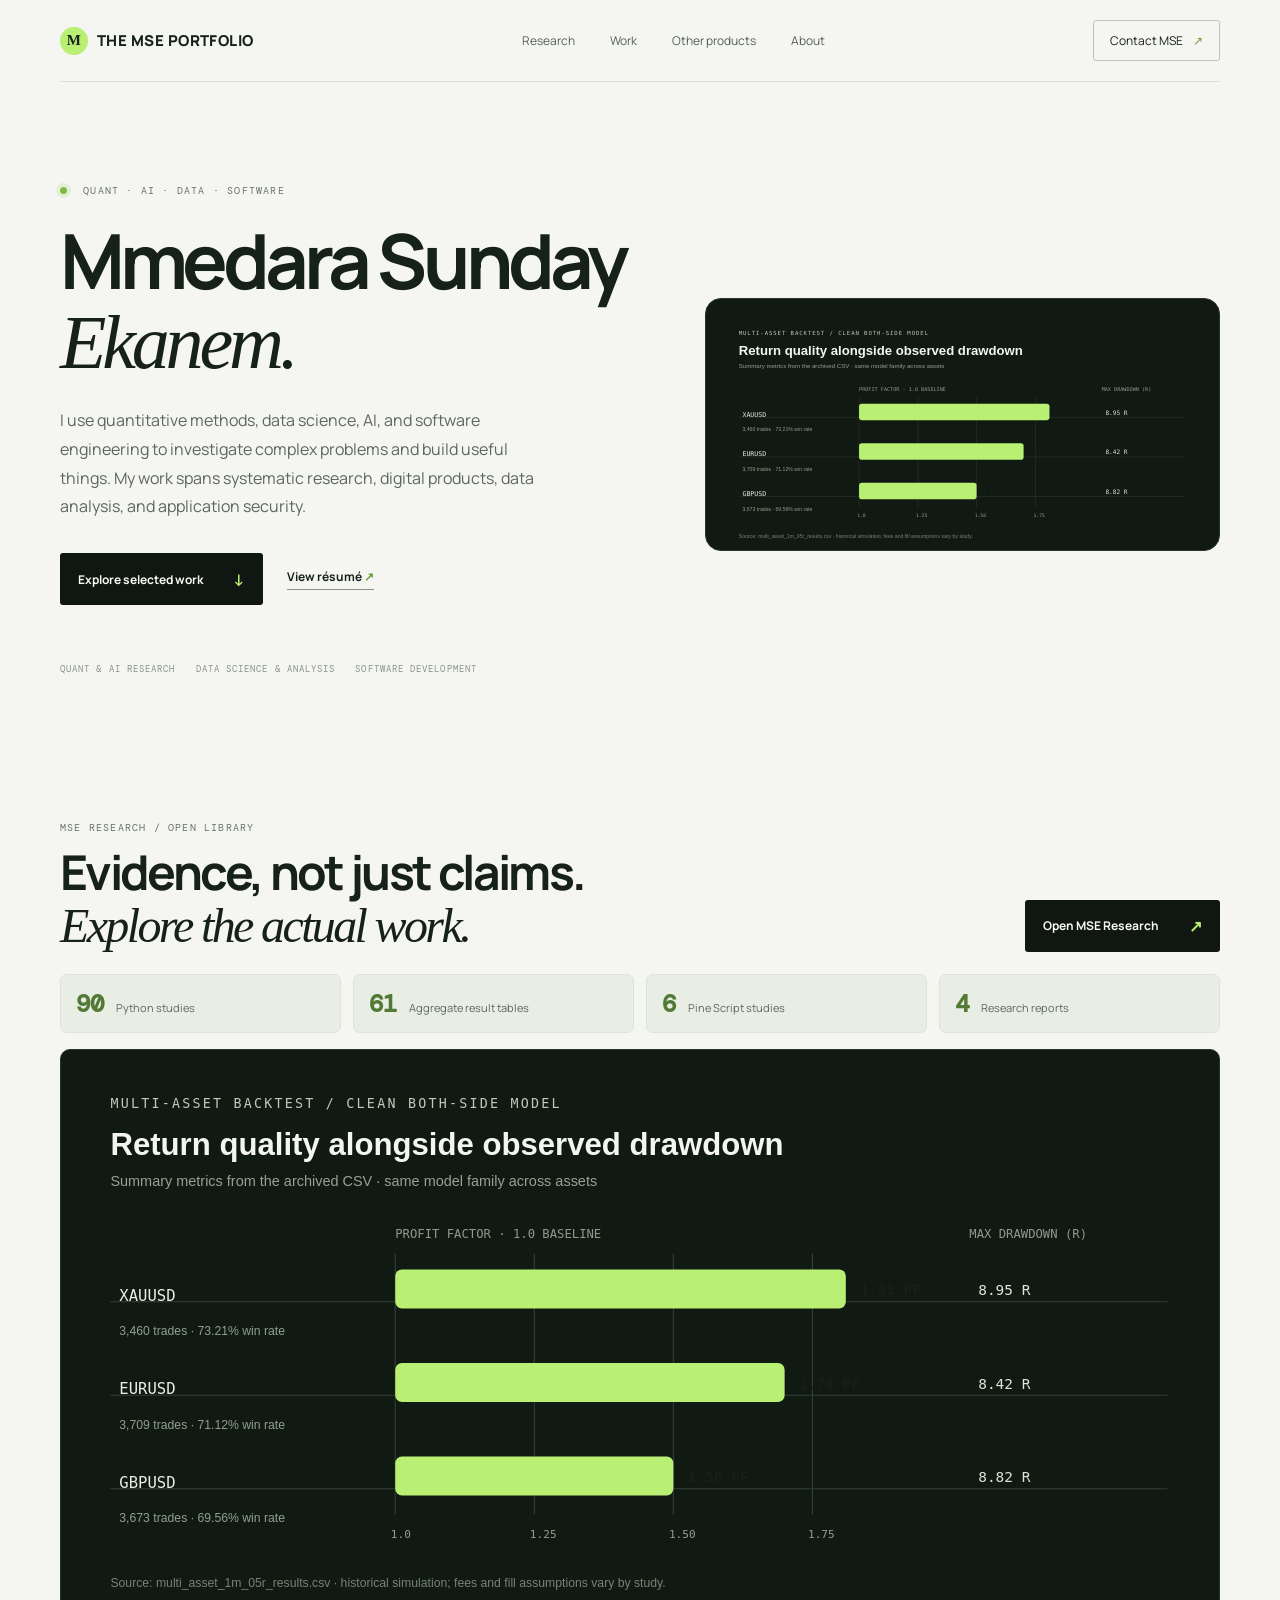
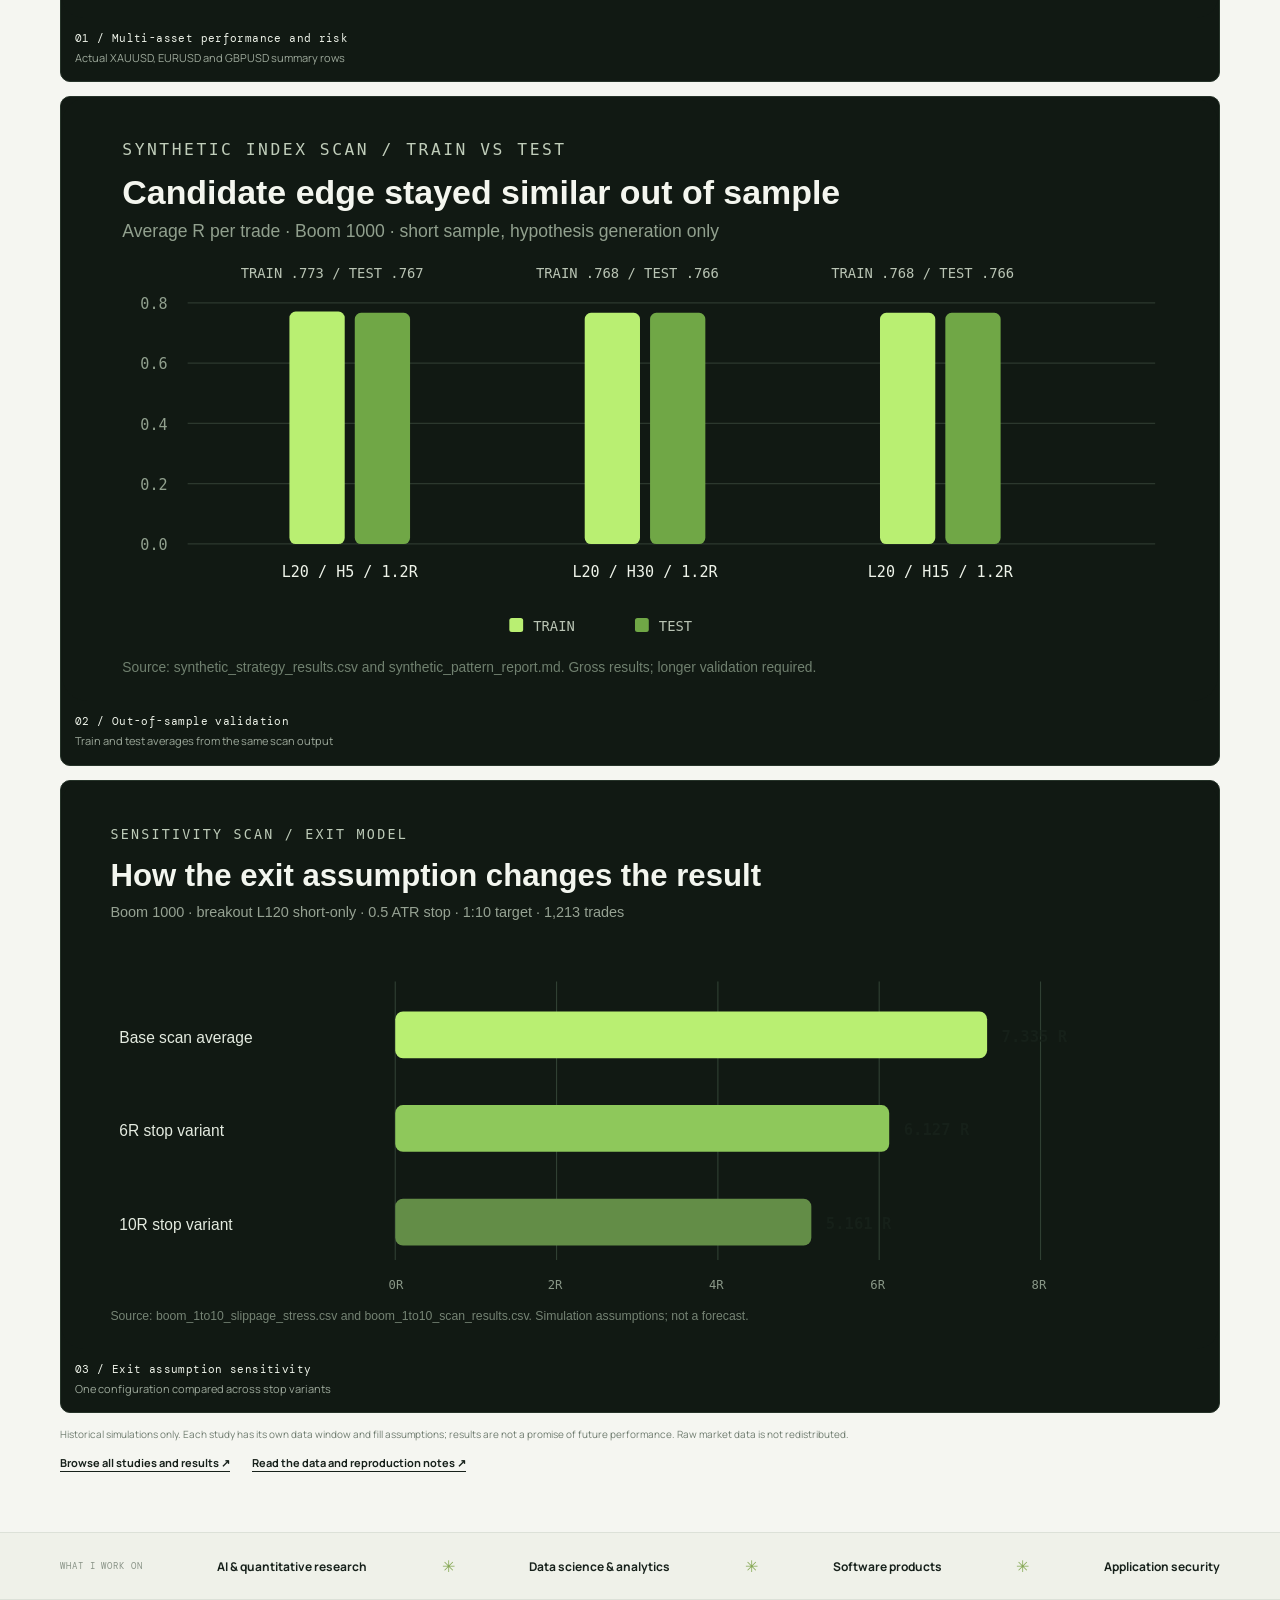
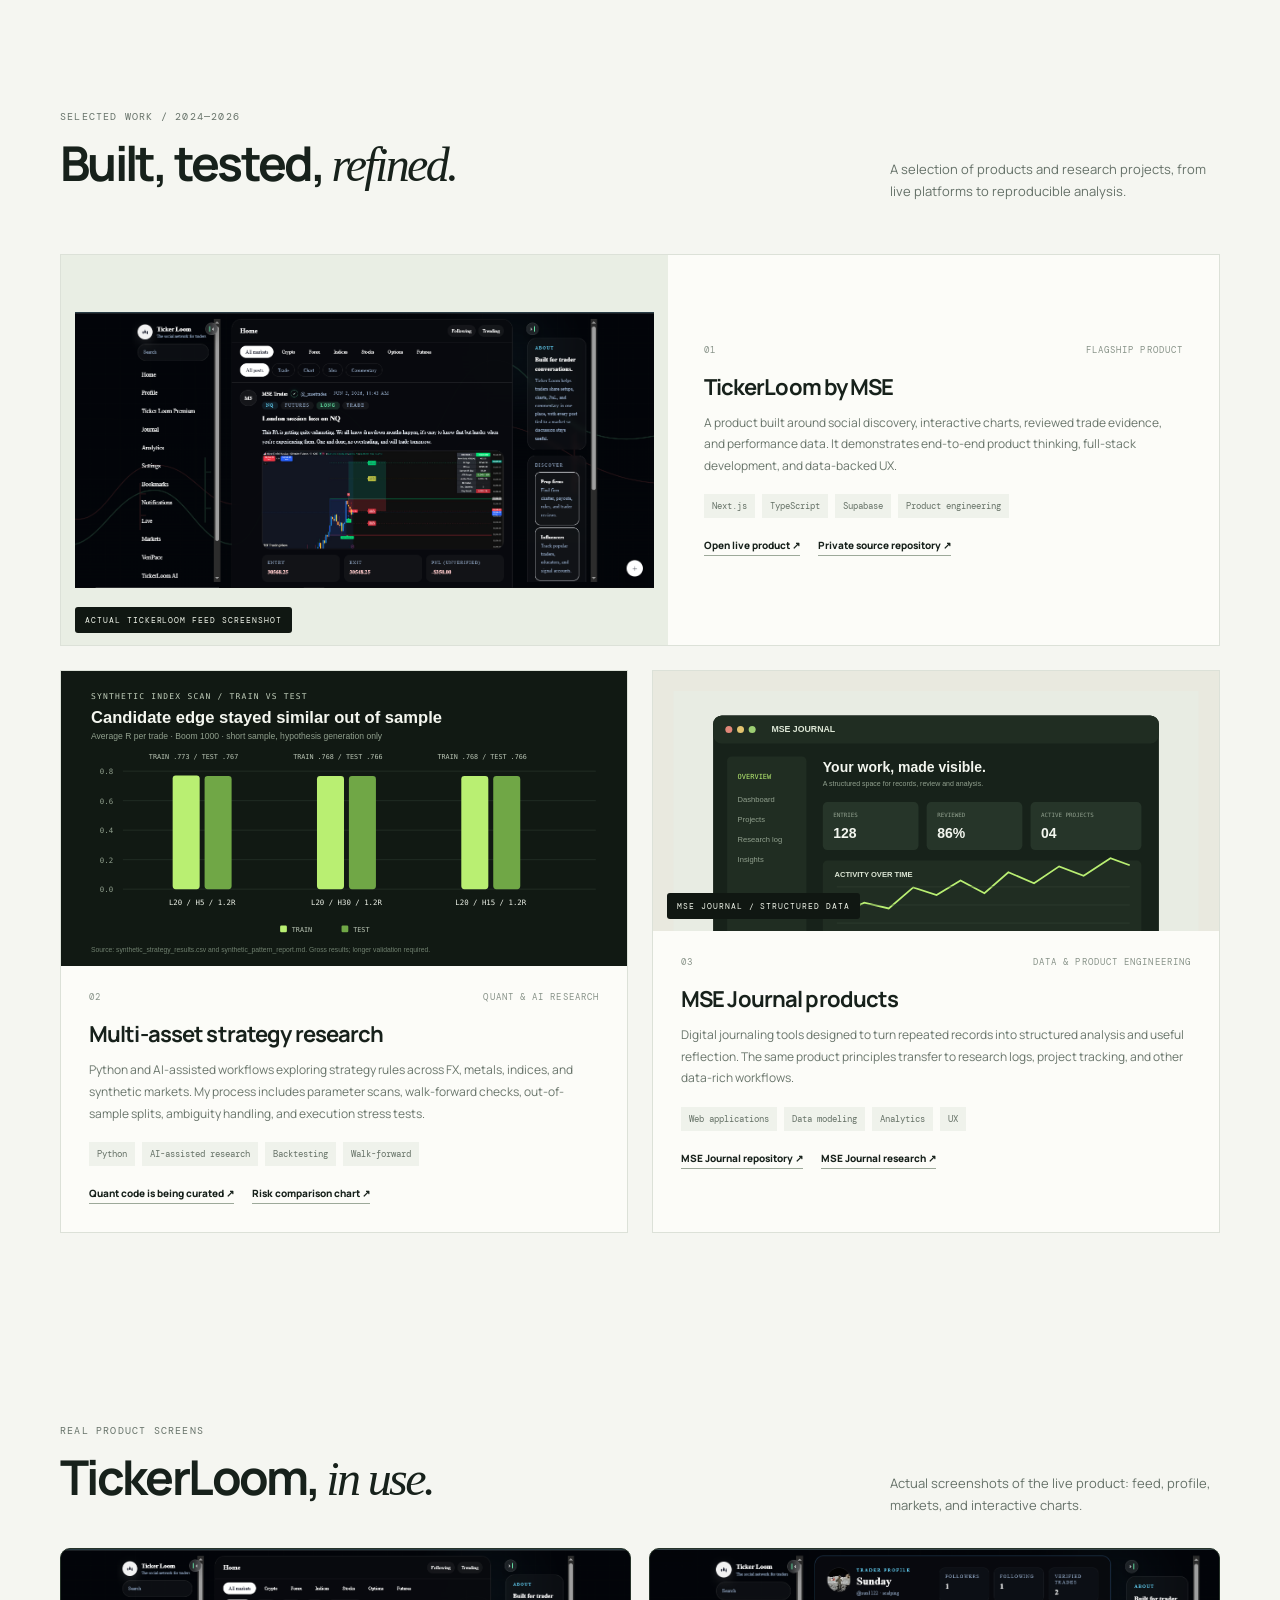
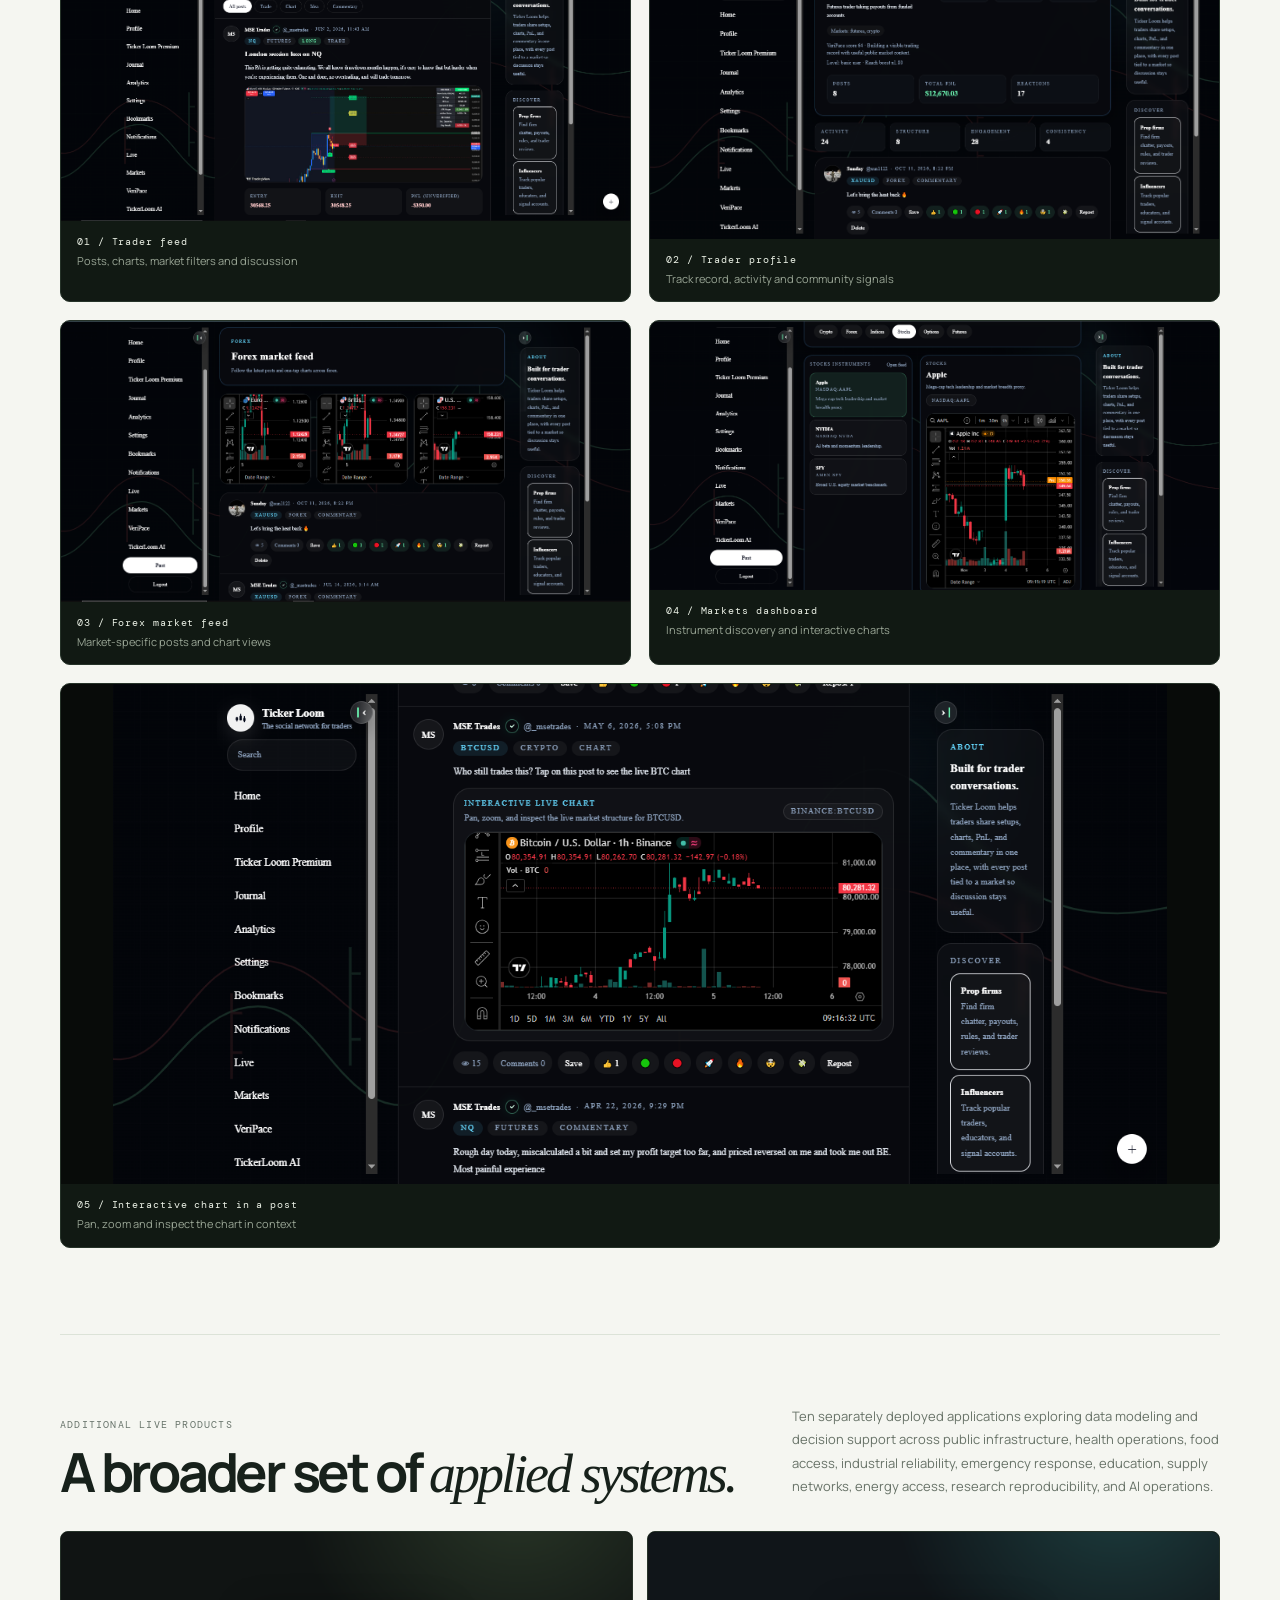
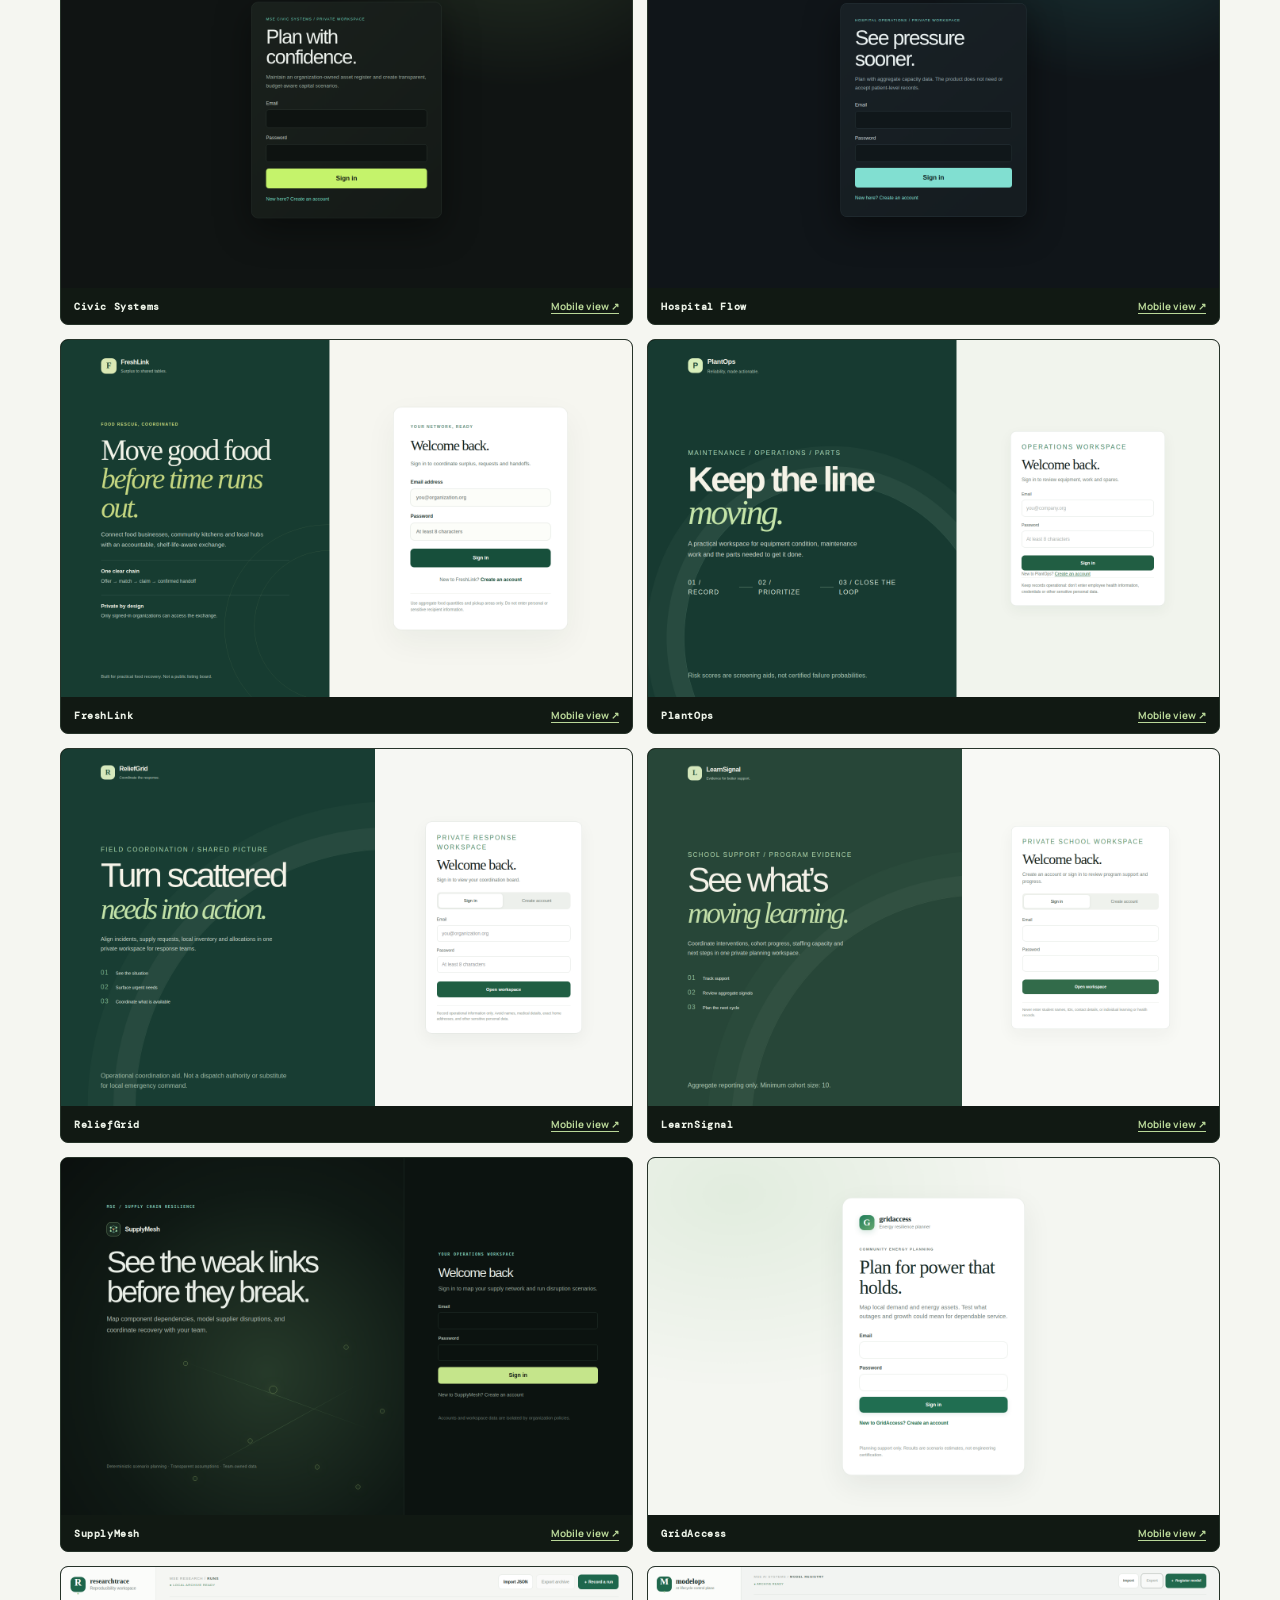
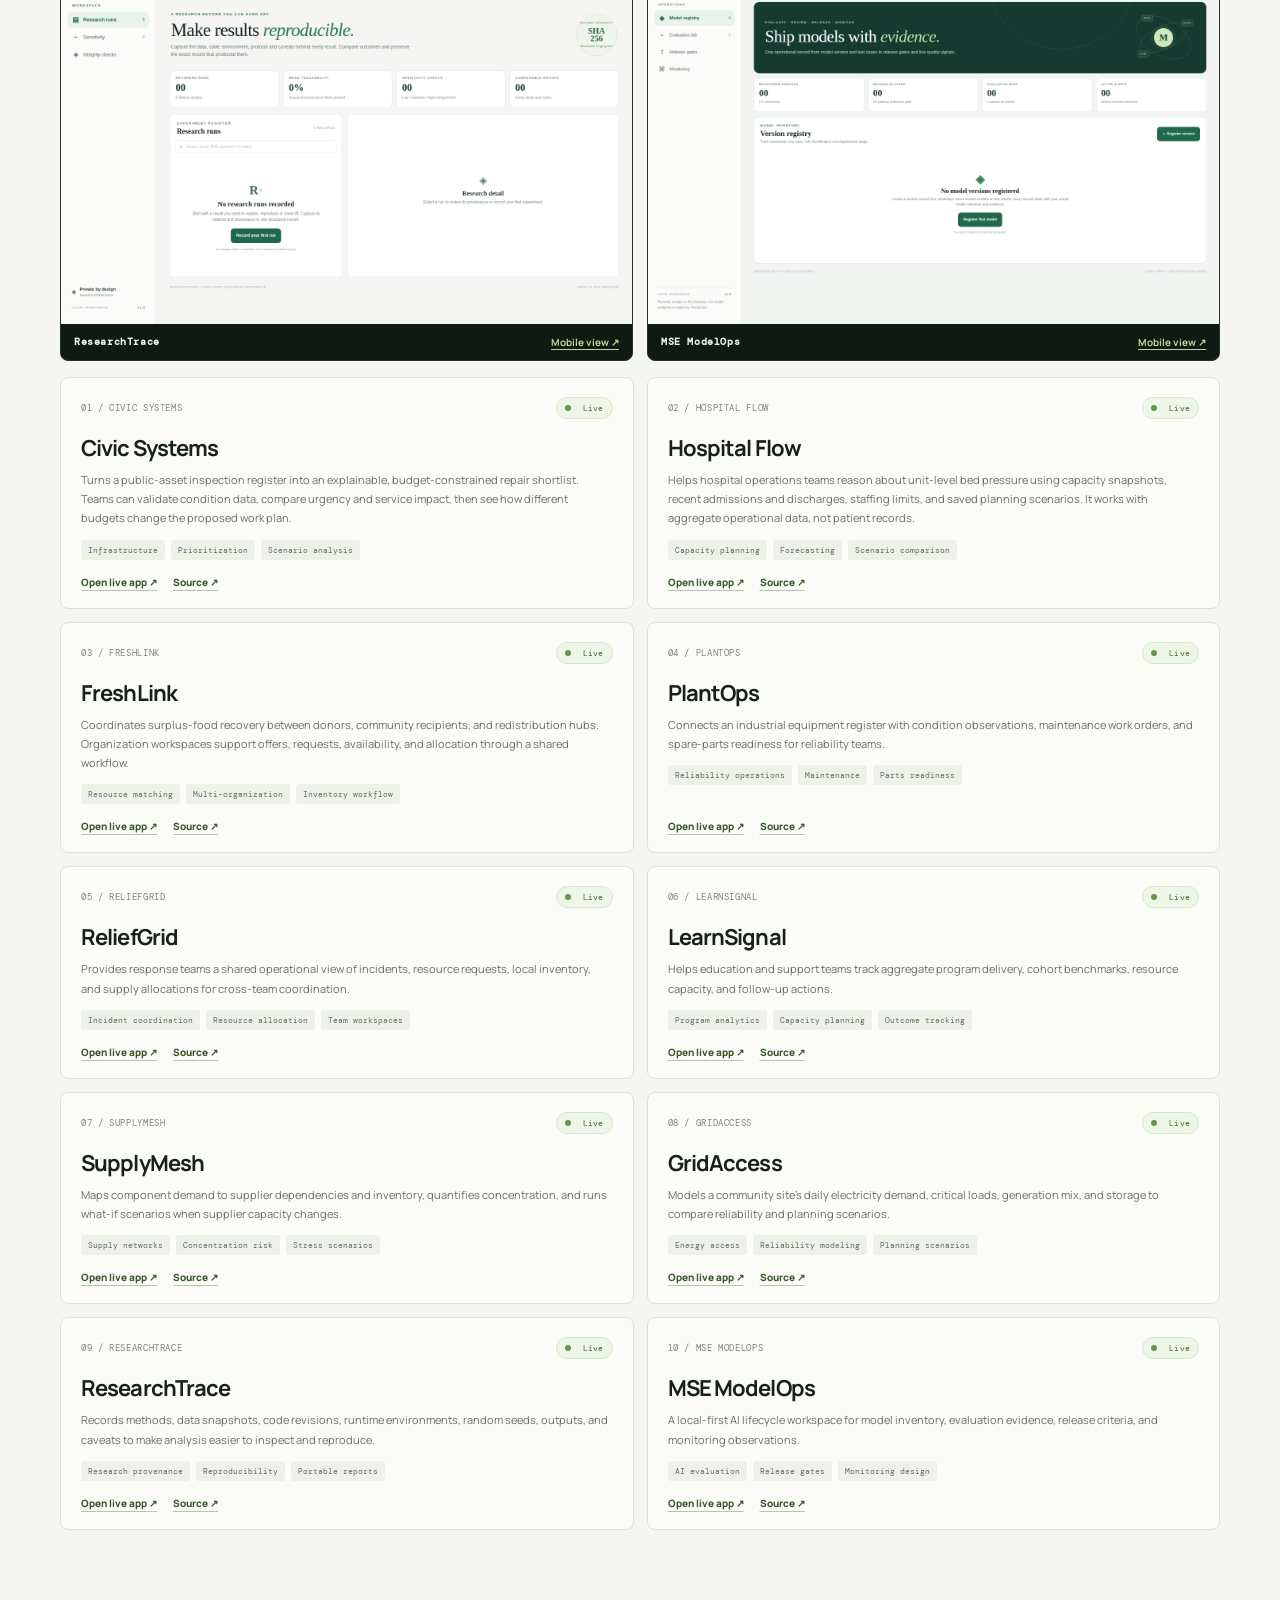
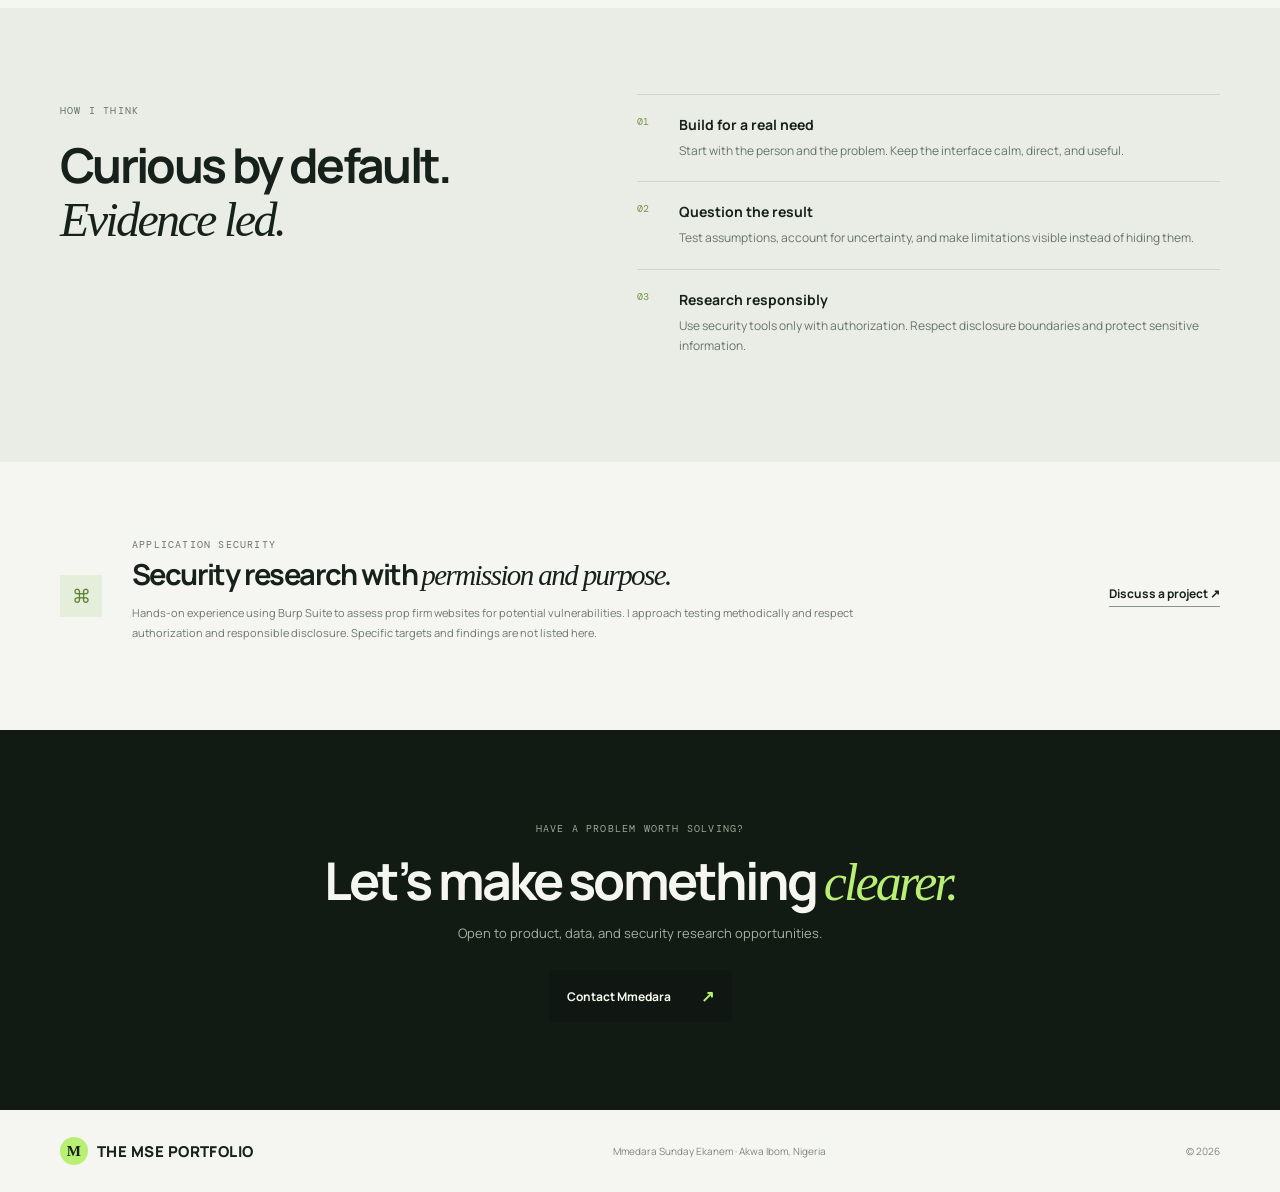
<file: index.html>
<!doctype html>
<html lang="en">
<head>
  <meta charset="utf-8"><meta name="viewport" content="width=device-width, initial-scale=1">
  <meta name="theme-color" content="#101712"><meta name="description" content="The MSE Portfolio — Mmedara Sunday Ekanem, Quant Researcher, AI Researcher, Data Scientist and Analyst, and Software Developer.">
  <title>The MSE Portfolio | Mmedara Sunday Ekanem</title>
  <link rel="preconnect" href="https://fonts.googleapis.com"><link rel="preconnect" href="https://fonts.gstatic.com" crossorigin>
  <link href="https://fonts.googleapis.com/css2?family=DM+Mono:wght@400;500&family=Manrope:wght@400;500;600;700;800&display=swap" rel="stylesheet">
  <link rel="stylesheet" href="/styles.css"><link rel="stylesheet" href="/overrides.css">
</head>
<body>
  <header class="nav wrap"><a class="wordmark" href="#top"><span class="mark">M</span> THE MSE PORTFOLIO</a><nav><a href="#research">Research</a><a href="#work">Work</a><a href="#products">Other products</a><a href="#about">About</a></nav><a class="nav-cta" href="/contact.html">Contact MSE <span>↗</span></a></header>
  <main id="top">
    <section class="hero wrap">
      <div class="hero-copy"><p class="eyebrow"><span class="pulse"></span> QUANT · AI · DATA · SOFTWARE</p><h1>Mmedara Sunday <em>Ekanem.</em></h1><p class="intro">I use quantitative methods, data science, AI, and software engineering to investigate complex problems and build useful things. My work spans systematic research, digital products, data analysis, and application security.</p><div class="hero-actions"><a class="button primary" href="#work">Explore selected work <b>↓</b></a><a class="text-link" href="/resume.html">View résumé <span>↗</span></a></div><div class="hero-meta"><span>QUANT & AI RESEARCH</span><span>DATA SCIENCE & ANALYSIS</span><span>SOFTWARE DEVELOPMENT</span></div></div>
      <figure class="hero-art"><img src="/research-risk.svg" alt="Actual backtest results comparing profit factor and drawdown across three currency pairs"><figcaption>ACTUAL RESEARCH OUTPUT · MULTI-ASSET VALIDATION</figcaption></figure>
    </section>
    <section class="research-first wrap" id="research"><div class="research-first-head"><div><p class="eyebrow">MSE RESEARCH / OPEN LIBRARY</p><h2>Evidence, not just claims.<br><em>Explore the actual work.</em></h2></div><a class="button primary" href="https://github.com/msetrades/MSE-Research" target="_blank" rel="noreferrer">Open MSE Research <b>↗</b></a></div><div class="research-metrics"><div><strong>90</strong><span>Python studies</span></div><div><strong>61</strong><span>Aggregate result tables</span></div><div><strong>6</strong><span>Pine Script studies</span></div><div><strong>4</strong><span>Research reports</span></div></div><div class="research-first-grid"><a class="research-tile large" href="https://github.com/msetrades/MSE-Research/blob/master/studies/case-studies/multi-asset-validation.md" target="_blank" rel="noreferrer"><img src="/research-risk.svg" alt="Real multi-asset backtest results comparing profit factor and maximum drawdown"><span><b>01 / Multi-asset performance and risk</b><small>Actual XAUUSD, EURUSD and GBPUSD summary rows</small></span></a><a class="research-tile" href="https://github.com/msetrades/MSE-Research/blob/master/results/summaries/synthetic_strategy_results.csv" target="_blank" rel="noreferrer"><img src="/research-train-test.svg" alt="Train and test results for three synthetic index scan configurations"><span><b>02 / Out-of-sample validation</b><small>Train and test averages from the same scan output</small></span></a><a class="research-tile" href="https://github.com/msetrades/MSE-Research/blob/master/results/summaries/boom_1to10_slippage_stress.csv" target="_blank" rel="noreferrer"><img src="/research-stress.svg" alt="Exit model sensitivity results from a Boom 1000 scan"><span><b>03 / Exit assumption sensitivity</b><small>One configuration compared across stop variants</small></span></a></div><p class="research-caveat">Historical simulations only. Each study has its own data window and fill assumptions; results are not a promise of future performance. Raw market data is not redistributed.</p><div class="research-first-links"><a href="https://github.com/msetrades/MSE-Research/blob/master/CATALOG.md">Browse all studies and results ↗</a><a href="https://github.com/msetrades/MSE-Research/blob/master/README.md">Read the data and reproduction notes ↗</a></div></section>
    <section class="strip"><div class="wrap strip-inner"><span>WHAT I WORK ON</span><b>AI & quantitative research</b><i>✳</i><b>Data science & analytics</b><i>✳</i><b>Software products</b><i>✳</i><b>Application security</b></div></section>
    <section class="work wrap" id="work"><div class="section-head"><div><p class="eyebrow">SELECTED WORK / 2024—2026</p><h2>Built, tested, <em>refined.</em></h2></div><p>A selection of products and research projects, from live platforms to reproducible analysis.</p></div>
      <div class="project-grid">
        <article class="project project-feature"><div class="project-visual loom"><img class="product-shot ticker-shot" src="/images/tickerloom-feed.png" alt="Actual TickerLoom trader feed screenshot"><span class="visual-caption">ACTUAL TICKERLOOM FEED SCREENSHOT</span></div><div class="project-info"><div class="project-kicker"><span>01</span><span>FLAGSHIP PRODUCT</span></div><h3>TickerLoom by MSE</h3><p>A product built around social discovery, interactive charts, reviewed trade evidence, and performance data. It demonstrates end-to-end product thinking, full-stack development, and data-backed UX.</p><div class="tags"><span>Next.js</span><span>TypeScript</span><span>Supabase</span><span>Product engineering</span></div><div class="project-links"><a href="https://tickerloom.vercel.app" target="_blank" rel="noreferrer">Open live product ↗</a><a href="https://github.com/msetrades/tickerloom" target="_blank" rel="noreferrer">Private source repository ↗</a></div></div></article>
        <article class="project"><div class="project-visual data-art"><img src="/research-train-test.svg" alt="Train versus test performance of three strategy configurations" class="research-image"></div><div class="project-info"><div class="project-kicker"><span>02</span><span>QUANT & AI RESEARCH</span></div><h3>Multi-asset strategy research</h3><p>Python and AI-assisted workflows exploring strategy rules across FX, metals, indices, and synthetic markets. My process includes parameter scans, walk-forward checks, out-of-sample splits, ambiguity handling, and execution stress tests.</p><div class="tags"><span>Python</span><span>AI-assisted research</span><span>Backtesting</span><span>Walk-forward</span></div><div class="project-links"><a href="https://github.com/msetrades" target="_blank" rel="noreferrer">Quant code is being curated ↗</a><a href="/research-risk.svg">Risk comparison chart ↗</a></div></div></article>
        <article class="project"><div class="project-visual journal-art"><img class="product-shot journal-shot" src="/images/mse-journal-preview.svg" alt="MSE Journal dashboard preview"><span class="visual-caption">MSE JOURNAL / STRUCTURED DATA</span></div><div class="project-info"><div class="project-kicker"><span>03</span><span>DATA & PRODUCT ENGINEERING</span></div><h3>MSE Journal products</h3><p>Digital journaling tools designed to turn repeated records into structured analysis and useful reflection. The same product principles transfer to research logs, project tracking, and other data-rich workflows.</p><div class="tags"><span>Web applications</span><span>Data modeling</span><span>Analytics</span><span>UX</span></div><div class="project-links"><a href="https://github.com/msetrades/MSE-Journal" target="_blank" rel="noreferrer">MSE Journal repository ↗</a><a href="https://github.com/msetrades/MSE-Journal-Research" target="_blank" rel="noreferrer">MSE Journal research ↗</a></div></div></article>
      </div>
    </section>
    <section class="screenshots wrap" aria-labelledby="screenshots-title"><div class="section-head"><div><p class="eyebrow">REAL PRODUCT SCREENS</p><h2 id="screenshots-title">TickerLoom, <em>in use.</em></h2></div><p>Actual screenshots of the live product: feed, profile, markets, and interactive charts.</p></div><div class="screenshot-grid"><figure><a href="/images/tickerloom-feed.png" target="_blank"><img src="/images/tickerloom-feed.png" alt="TickerLoom home feed showing a trader post and chart"></a><figcaption><b>01 / Trader feed</b><span>Posts, charts, market filters and discussion</span></figcaption></figure><figure><a href="/images/tickerloom-profile.png" target="_blank"><img src="/images/tickerloom-profile.png" alt="TickerLoom trader profile showing followers, verified trades, performance and posts"></a><figcaption><b>02 / Trader profile</b><span>Track record, activity and community signals</span></figcaption></figure><figure><a href="/images/tickerloom-forex.png" target="_blank"><img src="/images/tickerloom-forex.png" alt="TickerLoom forex feed with embedded market charts"></a><figcaption><b>03 / Forex market feed</b><span>Market-specific posts and chart views</span></figcaption></figure><figure><a href="/images/tickerloom-markets.png" target="_blank"><img src="/images/tickerloom-markets.png" alt="TickerLoom markets dashboard with instruments and interactive Apple chart"></a><figcaption><b>04 / Markets dashboard</b><span>Instrument discovery and interactive charts</span></figcaption></figure><figure class="wide-shot"><a href="/images/tickerloom-live-chart.png" target="_blank"><img src="/images/tickerloom-live-chart.png" alt="TickerLoom post with an interactive Bitcoin live chart"></a><figcaption><b>05 / Interactive chart in a post</b><span>Pan, zoom and inspect the chart in context</span></figcaption></figure></div></section>
    <section class="suite wrap" id="products" aria-labelledby="suite-title">
      <div class="suite-heading"><div><p class="eyebrow">ADDITIONAL LIVE PRODUCTS</p><h2 id="suite-title">A broader set of <em>applied systems.</em></h2></div><p>Ten separately deployed applications exploring data modeling and decision support across public infrastructure, health operations, food access, industrial reliability, emergency response, education, supply networks, energy access, research reproducibility, and AI operations.</p></div>
      <div class="suite-screen-grid" aria-label="Screenshots of additional MSE products">
        <figure><a href="/images/mse-suite/civic-systems-desktop.png"><img src="/images/mse-suite/civic-systems-desktop.png" alt="Civic Systems interface for infrastructure asset prioritization" loading="lazy"></a><figcaption><b>Civic Systems</b><a href="/images/mse-suite/civic-systems-mobile.png">Mobile view ↗</a></figcaption></figure>
        <figure><a href="/images/mse-suite/hospital-flow-desktop.png"><img src="/images/mse-suite/hospital-flow-desktop.png" alt="Hospital Flow interface for aggregate bed capacity planning" loading="lazy"></a><figcaption><b>Hospital Flow</b><a href="/images/mse-suite/hospital-flow-mobile.png">Mobile view ↗</a></figcaption></figure>
        <figure><a href="/images/mse-suite/freshlink-desktop.png"><img src="/images/mse-suite/freshlink-desktop.png" alt="FreshLink interface for surplus food coordination" loading="lazy"></a><figcaption><b>FreshLink</b><a href="/images/mse-suite/freshlink-mobile.png">Mobile view ↗</a></figcaption></figure>
        <figure><a href="/images/mse-suite/plantops-desktop.png"><img src="/images/mse-suite/plantops-desktop.png" alt="PlantOps interface for equipment reliability and maintenance" loading="lazy"></a><figcaption><b>PlantOps</b><a href="/images/mse-suite/plantops-mobile.png">Mobile view ↗</a></figcaption></figure>
        <figure><a href="/images/mse-suite/reliefgrid-desktop.png"><img src="/images/mse-suite/reliefgrid-desktop.png" alt="ReliefGrid interface for incident and resource coordination" loading="lazy"></a><figcaption><b>ReliefGrid</b><a href="/images/mse-suite/reliefgrid-mobile.png">Mobile view ↗</a></figcaption></figure>
        <figure><a href="/images/mse-suite/learnsignal-desktop.png"><img src="/images/mse-suite/learnsignal-desktop.png" alt="LearnSignal interface for education program analytics" loading="lazy"></a><figcaption><b>LearnSignal</b><a href="/images/mse-suite/learnsignal-mobile.png">Mobile view ↗</a></figcaption></figure>
        <figure><a href="/images/mse-suite/supplymesh-desktop.png"><img src="/images/mse-suite/supplymesh-desktop.png" alt="SupplyMesh interface for supplier network resilience" loading="lazy"></a><figcaption><b>SupplyMesh</b><a href="/images/mse-suite/supplymesh-mobile.png">Mobile view ↗</a></figcaption></figure>
        <figure><a href="/images/mse-suite/gridaccess-desktop.png"><img src="/images/mse-suite/gridaccess-desktop.png" alt="GridAccess interface for energy access modeling" loading="lazy"></a><figcaption><b>GridAccess</b><a href="/images/mse-suite/gridaccess-mobile.png">Mobile view ↗</a></figcaption></figure>
        <figure><a href="/images/mse-suite/researchtrace-desktop.png"><img src="/images/mse-suite/researchtrace-desktop.png" alt="ResearchTrace interface for research provenance records" loading="lazy"></a><figcaption><b>ResearchTrace</b><a href="/images/mse-suite/researchtrace-mobile.png">Mobile view ↗</a></figcaption></figure>
        <figure><a href="/images/mse-suite/mse-modelops-desktop.png"><img src="/images/mse-suite/mse-modelops-desktop.png" alt="MSE ModelOps interface for AI evaluation and release gates" loading="lazy"></a><figcaption><b>MSE ModelOps</b><a href="/images/mse-suite/mse-modelops-mobile.png">Mobile view ↗</a></figcaption></figure>
      </div>
      <div class="suite-grid">
        <article class="suite-card"><div class="suite-meta"><span>01 / CIVIC SYSTEMS</span><span class="suite-status live">Live</span></div><h3>Civic Systems</h3><p>Turns a public-asset inspection register into an explainable, budget-constrained repair shortlist. Teams can validate condition data, compare urgency and service impact, then see how different budgets change the proposed work plan.</p><div class="suite-tags"><span>Infrastructure</span><span>Prioritization</span><span>Scenario analysis</span></div><div class="suite-links"><a href="https://mse-civic-infrastructure.vercel.app" target="_blank" rel="noreferrer">Open live app ↗</a><a href="https://github.com/msetrades/mse-civic-infrastructure" target="_blank" rel="noreferrer">Source ↗</a></div></article>
        <article class="suite-card"><div class="suite-meta"><span>02 / HOSPITAL FLOW</span><span class="suite-status live">Live</span></div><h3>Hospital Flow</h3><p>Helps hospital operations teams reason about unit-level bed pressure using capacity snapshots, recent admissions and discharges, staffing limits, and saved planning scenarios. It works with aggregate operational data, not patient records.</p><div class="suite-tags"><span>Capacity planning</span><span>Forecasting</span><span>Scenario comparison</span></div><div class="suite-links"><a href="https://mse-hospital-flow.vercel.app" target="_blank" rel="noreferrer">Open live app ↗</a><a href="https://github.com/msetrades/mse-hospital-flow" target="_blank" rel="noreferrer">Source ↗</a></div></article>
        <article class="suite-card"><div class="suite-meta"><span>03 / FRESHLINK</span><span class="suite-status live">Live</span></div><h3>FreshLink</h3><p>Coordinates surplus-food recovery between donors, community recipients, and redistribution hubs. Organization workspaces support offers, requests, availability, and allocation through a shared workflow.</p><div class="suite-tags"><span>Resource matching</span><span>Multi-organization</span><span>Inventory workflow</span></div><div class="suite-links"><a href="https://mse-food-network.vercel.app" target="_blank" rel="noreferrer">Open live app ↗</a><a href="https://github.com/msetrades/mse-food-network" target="_blank" rel="noreferrer">Source ↗</a></div></article>
        <article class="suite-card"><div class="suite-meta"><span>04 / PLANTOPS</span><span class="suite-status live">Live</span></div><h3>PlantOps</h3><p>Connects an industrial equipment register with condition observations, maintenance work orders, and spare-parts readiness for reliability teams.</p><div class="suite-tags"><span>Reliability operations</span><span>Maintenance</span><span>Parts readiness</span></div><div class="suite-links"><a href="https://mse-industrial-reliability.vercel.app" target="_blank" rel="noreferrer">Open live app ↗</a><a href="https://github.com/msetrades/mse-industrial-reliability" target="_blank" rel="noreferrer">Source ↗</a></div></article>
        <article class="suite-card"><div class="suite-meta"><span>05 / RELIEFGRID</span><span class="suite-status live">Live</span></div><h3>ReliefGrid</h3><p>Provides response teams a shared operational view of incidents, resource requests, local inventory, and supply allocations for cross-team coordination.</p><div class="suite-tags"><span>Incident coordination</span><span>Resource allocation</span><span>Team workspaces</span></div><div class="suite-links"><a href="https://mse-disaster-response.vercel.app" target="_blank" rel="noreferrer">Open live app ↗</a><a href="https://github.com/msetrades/mse-disaster-response" target="_blank" rel="noreferrer">Source ↗</a></div></article>
        <article class="suite-card"><div class="suite-meta"><span>06 / LEARNSIGNAL</span><span class="suite-status live">Live</span></div><h3>LearnSignal</h3><p>Helps education and support teams track aggregate program delivery, cohort benchmarks, resource capacity, and follow-up actions.</p><div class="suite-tags"><span>Program analytics</span><span>Capacity planning</span><span>Outcome tracking</span></div><div class="suite-links"><a href="https://mse-education-insights.vercel.app" target="_blank" rel="noreferrer">Open live app ↗</a><a href="https://github.com/msetrades/mse-education-insights" target="_blank" rel="noreferrer">Source ↗</a></div></article>
        <article class="suite-card"><div class="suite-meta"><span>07 / SUPPLYMESH</span><span class="suite-status live">Live</span></div><h3>SupplyMesh</h3><p>Maps component demand to supplier dependencies and inventory, quantifies concentration, and runs what-if scenarios when supplier capacity changes.</p><div class="suite-tags"><span>Supply networks</span><span>Concentration risk</span><span>Stress scenarios</span></div><div class="suite-links"><a href="https://mse-supply-resilience.vercel.app" target="_blank" rel="noreferrer">Open live app ↗</a><a href="https://github.com/msetrades/mse-supply-resilience" target="_blank" rel="noreferrer">Source ↗</a></div></article>
        <article class="suite-card"><div class="suite-meta"><span>08 / GRIDACCESS</span><span class="suite-status live">Live</span></div><h3>GridAccess</h3><p>Models a community site's daily electricity demand, critical loads, generation mix, and storage to compare reliability and planning scenarios.</p><div class="suite-tags"><span>Energy access</span><span>Reliability modeling</span><span>Planning scenarios</span></div><div class="suite-links"><a href="https://mse-energy-access.vercel.app" target="_blank" rel="noreferrer">Open live app ↗</a><a href="https://github.com/msetrades/mse-energy-access" target="_blank" rel="noreferrer">Source ↗</a></div></article>
        <article class="suite-card"><div class="suite-meta"><span>09 / RESEARCHTRACE</span><span class="suite-status live">Live</span></div><h3>ResearchTrace</h3><p>Records methods, data snapshots, code revisions, runtime environments, random seeds, outputs, and caveats to make analysis easier to inspect and reproduce.</p><div class="suite-tags"><span>Research provenance</span><span>Reproducibility</span><span>Portable reports</span></div><div class="suite-links"><a href="https://mse-research-reproducibility.vercel.app" target="_blank" rel="noreferrer">Open live app ↗</a><a href="https://github.com/msetrades/mse-research-reproducibility" target="_blank" rel="noreferrer">Source ↗</a></div></article>
        <article class="suite-card"><div class="suite-meta"><span>10 / MSE MODELOPS</span><span class="suite-status live">Live</span></div><h3>MSE ModelOps</h3><p>A local-first AI lifecycle workspace for model inventory, evaluation evidence, release criteria, and monitoring observations.</p><div class="suite-tags"><span>AI evaluation</span><span>Release gates</span><span>Monitoring design</span></div><div class="suite-links"><a href="https://mse-ai-lifecycle.vercel.app" target="_blank" rel="noreferrer">Open live app ↗</a><a href="https://github.com/msetrades/mse-ai-lifecycle" target="_blank" rel="noreferrer">Source ↗</a></div></article>
      </div>
    </section>
    <section class="approach" id="approach"><div class="wrap approach-grid"><div><p class="eyebrow">HOW I THINK</p><h2>Curious by default.<br><em>Evidence led.</em></h2></div><div class="principles"><article><span>01</span><div><h3>Build for a real need</h3><p>Start with the person and the problem. Keep the interface calm, direct, and useful.</p></div></article><article><span>02</span><div><h3>Question the result</h3><p>Test assumptions, account for uncertainty, and make limitations visible instead of hiding them.</p></div></article><article><span>03</span><div><h3>Research responsibly</h3><p>Use security tools only with authorization. Respect disclosure boundaries and protect sensitive information.</p></div></article></div></div></section>
    <section class="security wrap" id="about"><div class="security-mark">⌘</div><div><p class="eyebrow">APPLICATION SECURITY</p><h2>Security research with <em>permission and purpose.</em></h2><p>Hands-on experience using Burp Suite to assess prop firm websites for potential vulnerabilities. I approach testing methodically and respect authorization and responsible disclosure. Specific targets and findings are not listed here.</p></div><a class="text-link" href="/contact.html">Discuss a project ↗</a></section>
    <section class="contact"><div class="wrap contact-inner"><p class="eyebrow">HAVE A PROBLEM WORTH SOLVING?</p><h2>Let’s make something <em>clearer.</em></h2><p>Open to product, data, and security research opportunities.</p><a class="button primary" href="/contact.html">Contact Mmedara <b>↗</b></a></div></section>
  </main>
  <footer class="footer wrap"><a class="wordmark" href="#top"><span class="mark">M</span> THE MSE PORTFOLIO</a><span>Mmedara Sunday Ekanem · Akwa Ibom, Nigeria</span><span>© <span id="year"></span></span></footer>
  <script>document.getElementById('year').textContent=new Date().getFullYear()</script>
</body>
</html>
</file>
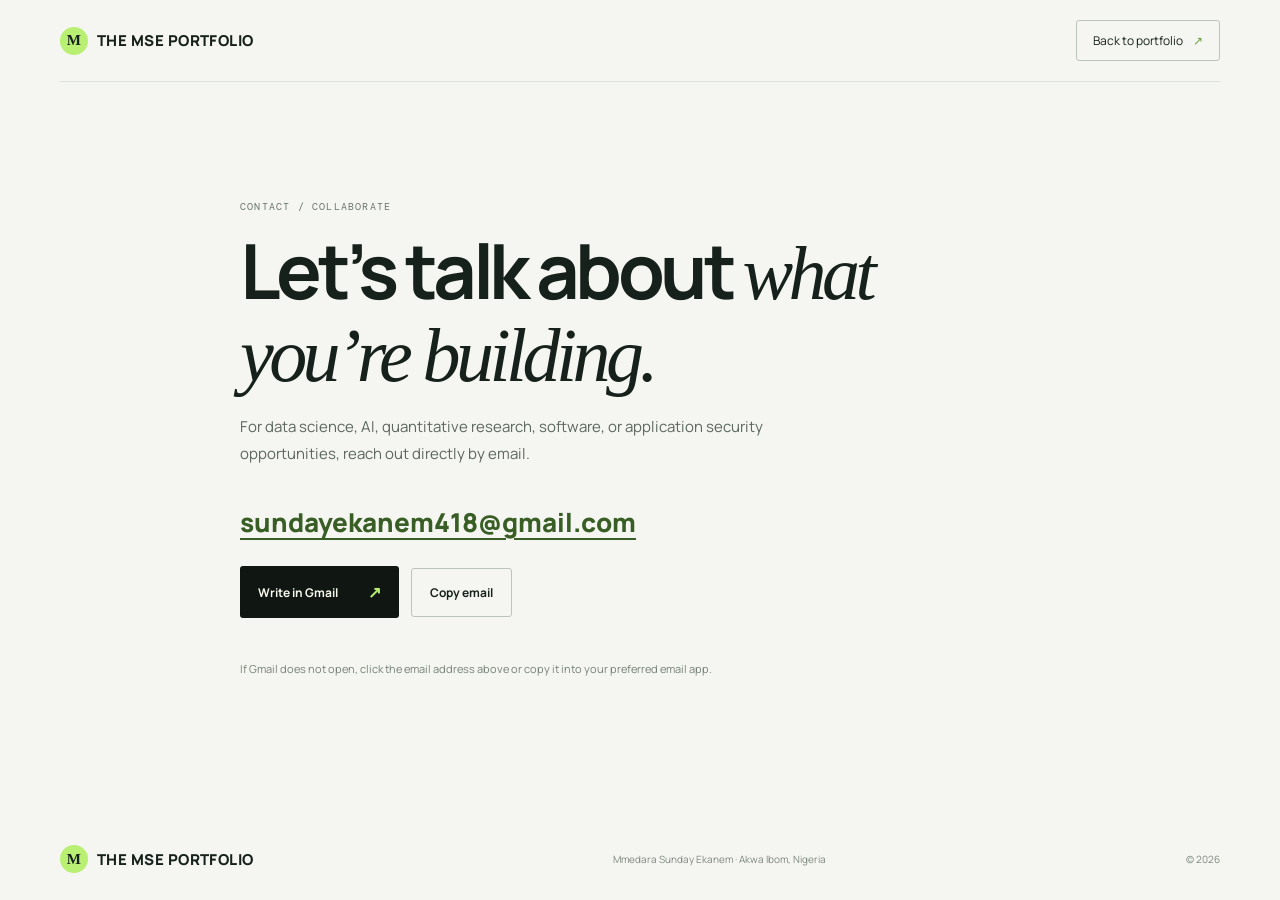
<file: contact.html>
<!doctype html>
<html lang="en">
<head>
  <meta charset="utf-8"><meta name="viewport" content="width=device-width, initial-scale=1">
  <meta name="theme-color" content="#101712"><meta name="description" content="Contact Mmedara Sunday Ekanem about data science, AI, quantitative research, software, or security research opportunities.">
  <title>Contact | The MSE Portfolio</title>
  <link rel="preconnect" href="https://fonts.googleapis.com"><link rel="preconnect" href="https://fonts.gstatic.com" crossorigin>
  <link href="https://fonts.googleapis.com/css2?family=DM+Mono:wght@400;500&family=Manrope:wght@400;500;600;700;800&display=swap" rel="stylesheet">
  <link rel="stylesheet" href="/styles.css"><link rel="stylesheet" href="/overrides.css">
</head>
<body class="contact-page">
  <header class="nav wrap"><a class="wordmark" href="/"><span class="mark">M</span> THE MSE PORTFOLIO</a><a class="nav-cta" href="/">Back to portfolio <span>↗</span></a></header>
  <main class="contact-card wrap">
    <p class="eyebrow">CONTACT / COLLABORATE</p><h1>Let’s talk about <em>what you’re building.</em></h1>
    <p class="contact-intro">For data science, AI, quantitative research, software, or application security opportunities, reach out directly by email.</p>
    <a class="contact-email" href="mailto:sundayekanem418@gmail.com">sundayekanem418@gmail.com</a>
    <div class="contact-actions"><a class="button primary" href="https://mail.google.com/mail/?view=cm&amp;fs=1&amp;to=sundayekanem418%40gmail.com&amp;su=Portfolio%20inquiry" target="_blank" rel="noopener noreferrer">Write in Gmail <b>↗</b></a><button class="button copy-email" id="copy-email" type="button">Copy email</button></div>
    <p class="copy-status" id="copy-status" role="status" aria-live="polite"></p>
    <p class="contact-fallback">If Gmail does not open, click the email address above or copy it into your preferred email app.</p>
  </main>
  <footer class="footer wrap"><a class="wordmark" href="/"><span class="mark">M</span> THE MSE PORTFOLIO</a><span>Mmedara Sunday Ekanem · Akwa Ibom, Nigeria</span><span>© <span id="year"></span></span></footer>
  <script>
    const email = 'sundayekanem418@gmail.com';
    const button = document.getElementById('copy-email');
    const status = document.getElementById('copy-status');
    button.addEventListener('click', async () => {
      try {
        await navigator.clipboard.writeText(email);
        status.textContent = 'Email copied.';
      } catch {
        window.location.href = `mailto:${email}`;
        status.textContent = 'Opening your email app. You can also select the address above.';
      }
    });
    document.getElementById('year').textContent = new Date().getFullYear();
  </script>
</body>
</html>
</file>
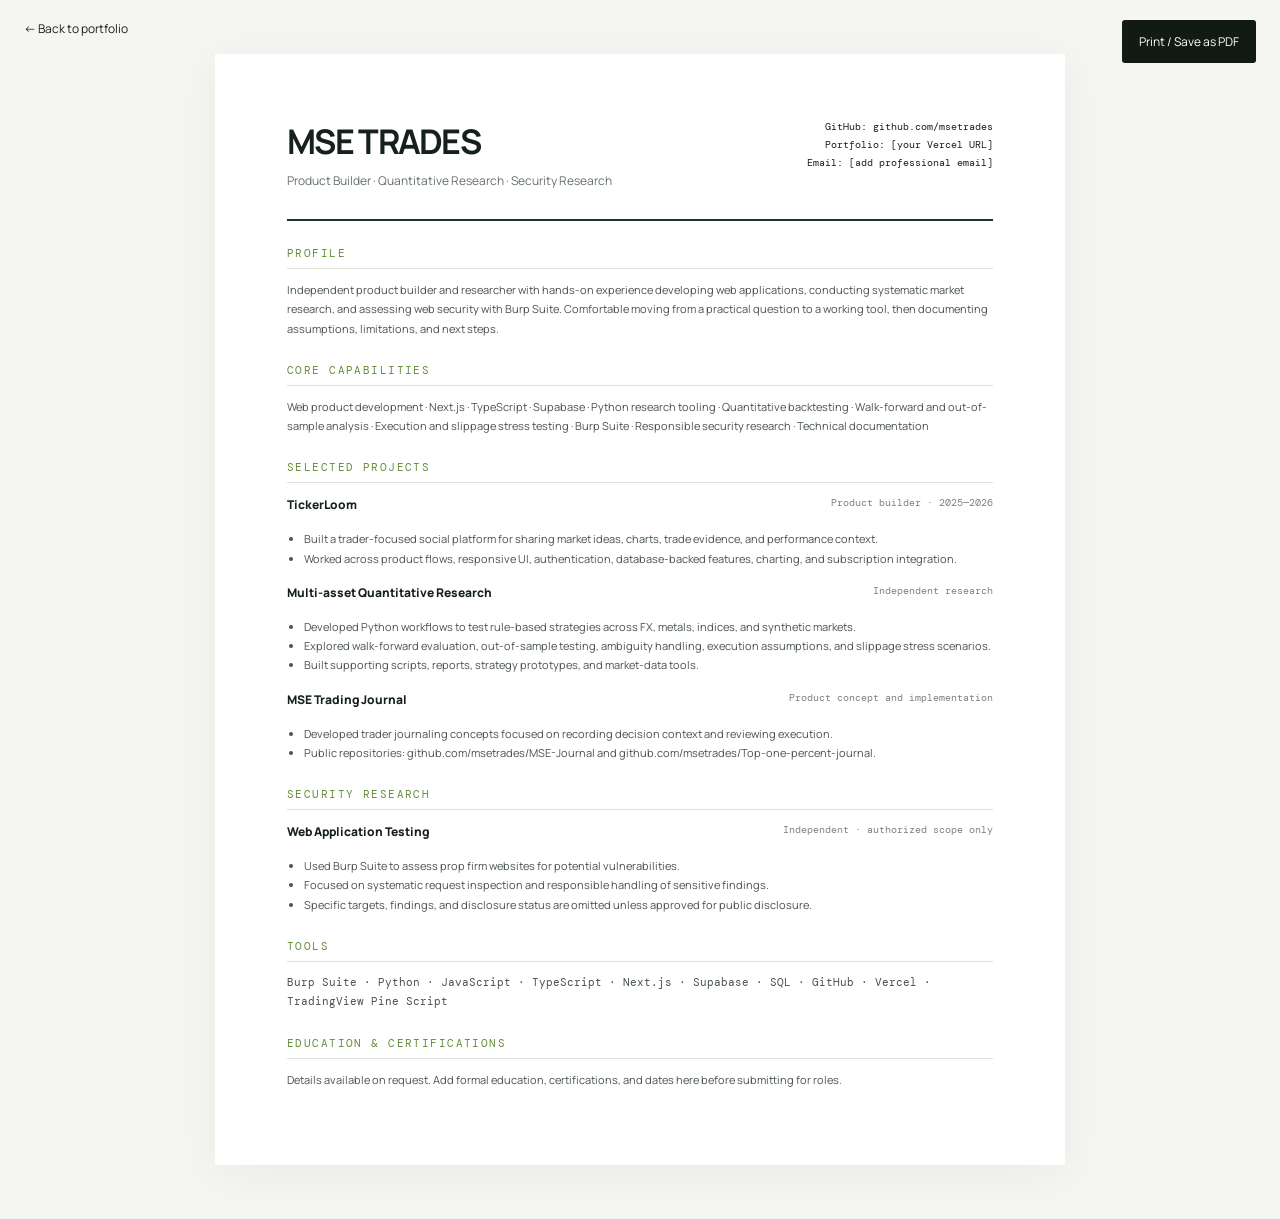
<file: cv.html>
<!doctype html><html lang="en"><head><meta charset="utf-8"><meta name="viewport" content="width=device-width,initial-scale=1"><title>Résumé | MSE Trades</title><link rel="preconnect" href="https://fonts.googleapis.com"><link href="https://fonts.googleapis.com/css2?family=DM+Mono:wght@400;500&family=Manrope:wght@400;500;600;700;800&display=swap" rel="stylesheet"><link rel="stylesheet" href="/styles.css"></head><body><a class="back-link" href="/">← Back to portfolio</a><button class="cv-print" onclick="window.print()">Print / Save as PDF</button><main class="cv-shell"><header class="cv-top"><div><h1>MSE TRADES</h1><p>Product Builder · Quantitative Research · Security Research</p></div><div class="mono">GitHub: github.com/msetrades<br>Portfolio: [your Vercel URL]<br>Email: [add professional email]</div></header><section class="cv-section"><h2>PROFILE</h2><p>Independent product builder and researcher with hands-on experience developing web applications, conducting systematic market research, and assessing web security with Burp Suite. Comfortable moving from a practical question to a working tool, then documenting assumptions, limitations, and next steps.</p></section><section class="cv-section"><h2>CORE CAPABILITIES</h2><p>Web product development · Next.js · TypeScript · Supabase · Python research tooling · Quantitative backtesting · Walk-forward and out-of-sample analysis · Execution and slippage stress testing · Burp Suite · Responsible security research · Technical documentation</p></section><section class="cv-section"><h2>SELECTED PROJECTS</h2><div class="cv-role">TickerLoom <span>Product builder · 2025—2026</span></div><ul><li>Built a trader-focused social platform for sharing market ideas, charts, trade evidence, and performance context.</li><li>Worked across product flows, responsive UI, authentication, database-backed features, charting, and subscription integration.</li></ul><div class="cv-role">Multi-asset Quantitative Research <span>Independent research</span></div><ul><li>Developed Python workflows to test rule-based strategies across FX, metals, indices, and synthetic markets.</li><li>Explored walk-forward evaluation, out-of-sample testing, ambiguity handling, execution assumptions, and slippage stress scenarios.</li><li>Built supporting scripts, reports, strategy prototypes, and market-data tools.</li></ul><div class="cv-role">MSE Trading Journal <span>Product concept and implementation</span></div><ul><li>Developed trader journaling concepts focused on recording decision context and reviewing execution.</li><li>Public repositories: github.com/msetrades/MSE-Journal and github.com/msetrades/Top-one-percent-journal.</li></ul></section><section class="cv-section"><h2>SECURITY RESEARCH</h2><div class="cv-role">Web Application Testing <span>Independent · authorized scope only</span></div><ul><li>Used Burp Suite to assess prop firm websites for potential vulnerabilities.</li><li>Focused on systematic request inspection and responsible handling of sensitive findings.</li><li>Specific targets, findings, and disclosure status are omitted unless approved for public disclosure.</li></ul></section><section class="cv-section"><h2>TOOLS</h2><p class="cv-tools">Burp Suite · Python · JavaScript · TypeScript · Next.js · Supabase · SQL · GitHub · Vercel · TradingView Pine Script</p></section><section class="cv-section"><h2>EDUCATION & CERTIFICATIONS</h2><p>Details available on request. Add formal education, certifications, and dates here before submitting for roles.</p></section></main></body></html>
</file>
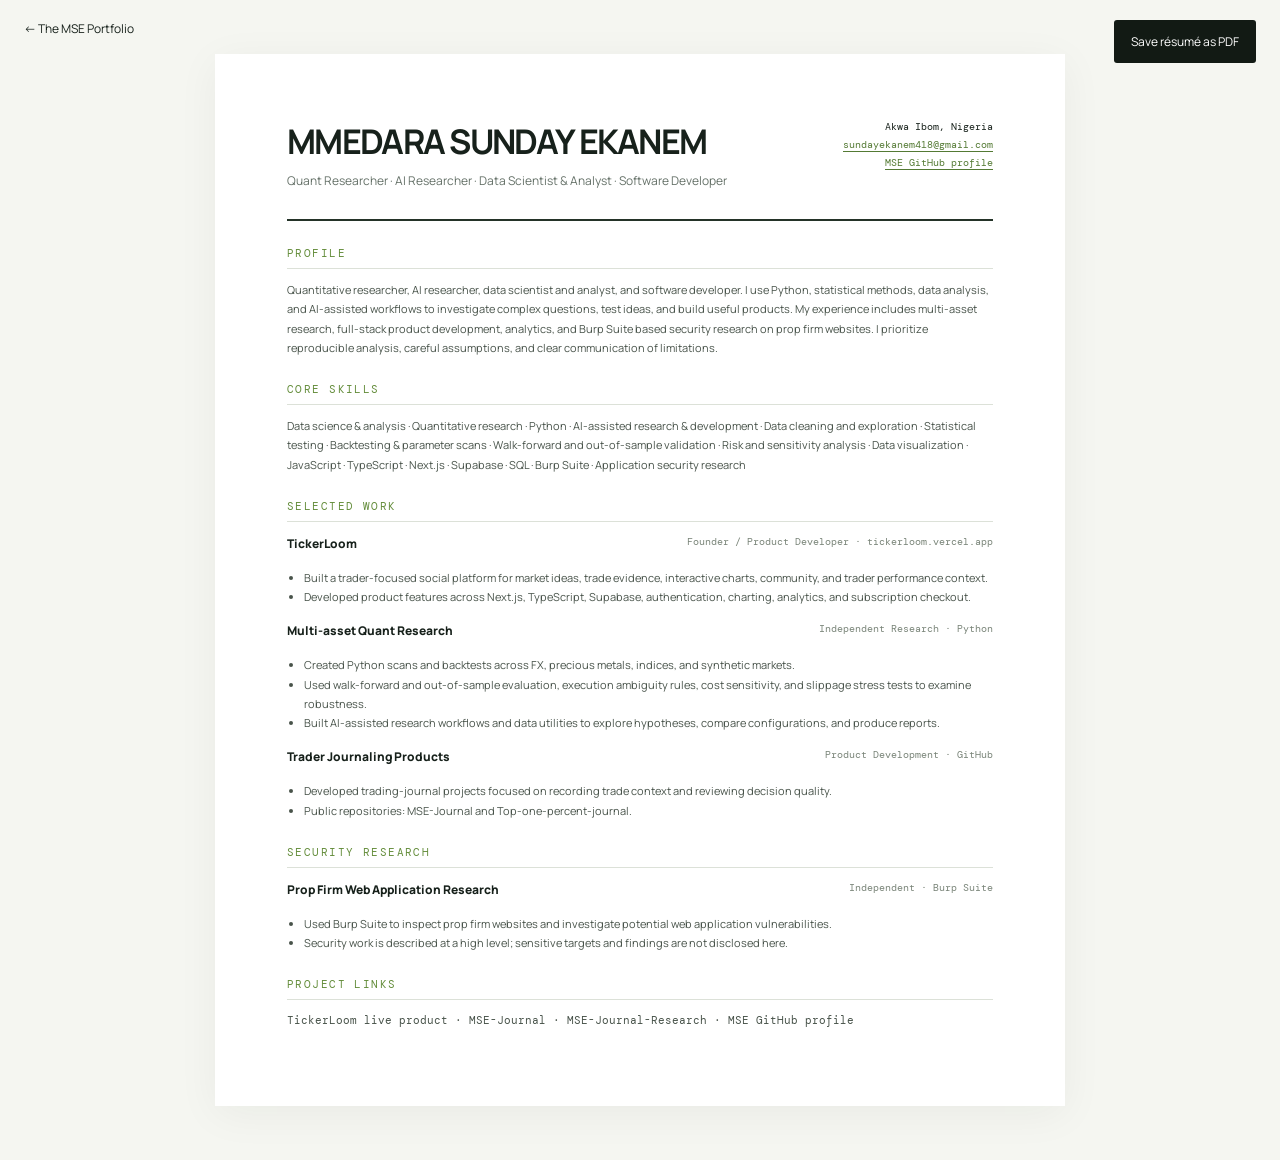
<file: resume.html>
<!doctype html>
<html lang="en">
<head>
  <meta charset="utf-8">
  <meta name="viewport" content="width=device-width, initial-scale=1">
  <title>Mmedara Sunday Ekanem | Résumé</title>
  <link rel="preconnect" href="https://fonts.googleapis.com">
  <link href="https://fonts.googleapis.com/css2?family=DM+Mono:wght@400;500&family=Manrope:wght@400;500;600;700;800&display=swap" rel="stylesheet">
  <link rel="stylesheet" href="/styles.css">
  <link rel="stylesheet" href="/overrides.css">
</head>
<body>
  <a class="back-link" href="/">← The MSE Portfolio</a>
  <button class="cv-print" onclick="window.print()">Save résumé as PDF</button>
  <main class="cv-shell">
    <header class="cv-top">
      <div>
        <h1>MMEDARA SUNDAY EKANEM</h1>
        <p>Quant Researcher · AI Researcher · Data Scientist & Analyst · Software Developer</p>
      </div>
      <div class="mono">Akwa Ibom, Nigeria<br><a href="mailto:sundayekanem418@gmail.com">sundayekanem418@gmail.com</a><br><a href="https://github.com/msetrades">MSE GitHub profile</a></div>
    </header>
    <section class="cv-section">
      <h2>PROFILE</h2>
      <p>Quantitative researcher, AI researcher, data scientist and analyst, and software developer. I use Python, statistical methods, data analysis, and AI-assisted workflows to investigate complex questions, test ideas, and build useful products. My experience includes multi-asset research, full-stack product development, analytics, and Burp Suite based security research on prop firm websites. I prioritize reproducible analysis, careful assumptions, and clear communication of limitations.</p>
    </section>
    <section class="cv-section">
      <h2>CORE SKILLS</h2>
      <p>Data science & analysis · Quantitative research · Python · AI-assisted research & development · Data cleaning and exploration · Statistical testing · Backtesting & parameter scans · Walk-forward and out-of-sample validation · Risk and sensitivity analysis · Data visualization · JavaScript · TypeScript · Next.js · Supabase · SQL · Burp Suite · Application security research</p>
    </section>
    <section class="cv-section">
      <h2>SELECTED WORK</h2>
      <div class="cv-role">TickerLoom <span>Founder / Product Developer · tickerloom.vercel.app</span></div>
      <ul>
        <li>Built a trader-focused social platform for market ideas, trade evidence, interactive charts, community, and trader performance context.</li>
        <li>Developed product features across Next.js, TypeScript, Supabase, authentication, charting, analytics, and subscription checkout.</li>
      </ul>
      <div class="cv-role">Multi-asset Quant Research <span>Independent Research · Python</span></div>
      <ul>
        <li>Created Python scans and backtests across FX, precious metals, indices, and synthetic markets.</li>
        <li>Used walk-forward and out-of-sample evaluation, execution ambiguity rules, cost sensitivity, and slippage stress tests to examine robustness.</li>
        <li>Built AI-assisted research workflows and data utilities to explore hypotheses, compare configurations, and produce reports.</li>
      </ul>
      <div class="cv-role">Trader Journaling Products <span>Product Development · GitHub</span></div>
      <ul>
        <li>Developed trading-journal projects focused on recording trade context and reviewing decision quality.</li>
        <li>Public repositories: MSE-Journal and Top-one-percent-journal.</li>
      </ul>
    </section>
    <section class="cv-section">
      <h2>SECURITY RESEARCH</h2>
      <div class="cv-role">Prop Firm Web Application Research <span>Independent · Burp Suite</span></div>
      <ul>
        <li>Used Burp Suite to inspect prop firm websites and investigate potential web application vulnerabilities.</li>
        <li>Security work is described at a high level; sensitive targets and findings are not disclosed here.</li>
      </ul>
    </section>
    <section class="cv-section">
      <h2>PROJECT LINKS</h2>
      <p class="cv-tools"><a href="https://tickerloom.vercel.app">TickerLoom live product</a> · <a href="https://github.com/msetrades/MSE-Journal">MSE-Journal</a> · <a href="https://github.com/msetrades/MSE-Journal-Research">MSE-Journal-Research</a> · <a href="https://github.com/msetrades">MSE GitHub profile</a></p>
    </section>
  </main>
</body>
</html>
</file>
<file: styles.css>
:root{--ink:#17211b;--muted:#657168;--paper:#f5f6f1;--white:#fcfcf8;--line:#dce1d8;--lime:#b9ef72;--dark:#101712;--serif:Georgia,'Times New Roman',serif}*{box-sizing:border-box}html{scroll-behavior:smooth}body{margin:0;background:var(--paper);color:var(--ink);font-family:Manrope,Arial,sans-serif}a{color:inherit;text-decoration:none}.wrap{width:min(1160px,calc(100% - 64px));margin-inline:auto}.nav{height:82px;display:flex;align-items:center;justify-content:space-between;border-bottom:1px solid var(--line)}.wordmark{display:flex;align-items:center;gap:9px;font-weight:800;font-size:15px;letter-spacing:.03em}.wordmark i{font-style:normal;font:10px 'DM Mono',monospace;letter-spacing:.17em;color:var(--muted);margin-left:-5px}.mark{display:grid;place-items:center;width:28px;height:28px;background:var(--lime);border-radius:50%;font:800 15px var(--serif)}nav{display:flex;gap:35px;font-size:12px;color:#536057}.nav-cta{font-size:12px;border:1px solid #bcc5ba;padding:11px 16px;border-radius:3px}.nav-cta span{color:#729d41;margin-left:8px}.hero{display:grid;grid-template-columns:1fr .9fr;gap:72px;padding-top:92px;padding-bottom:92px;align-items:center}.eyebrow,.project-kicker,.art-top,.art-bottom,.hero-meta,.visual-caption,.data-card>span,.data-card small,.sheet-head,.sheet-score span,.sheet-foot{font:10px 'DM Mono',monospace;letter-spacing:.12em}.eyebrow{color:#68746b}.pulse{display:inline-block;width:7px;height:7px;border-radius:50%;background:#84b945;margin-right:9px;box-shadow:0 0 0 4px #e4efd8}.hero h1{font-size:clamp(52px,6vw,76px);line-height:1.04;letter-spacing:-.065em;margin:24px 0}.hero h1 em,h2 em{font-family:var(--serif);font-weight:400;letter-spacing:-.055em}.intro{font-size:16px;line-height:1.8;color:#5c675e;max-width:500px}.hero-actions{display:flex;align-items:center;gap:24px;margin-top:32px}.button{display:inline-flex;gap:30px;align-items:center;padding:15px 18px;font-size:12px;font-weight:700;border-radius:3px}.primary{background:var(--dark);color:#f8faef}.primary b{color:var(--lime);font-size:16px}.text-link{font-size:12px;font-weight:700;border-bottom:1px solid #899589;padding-bottom:4px}.text-link span{color:#739d41}.hero-meta{display:flex;gap:20px;margin-top:58px;color:#89948a;font-size:9px}.hero-art{height:410px;background:var(--dark);color:#c5cec1;position:relative;padding:22px 24px;overflow:visible}.art-top,.art-bottom{display:flex;justify-content:space-between;font-size:9px;color:#7e8d7d}.chart-grid{position:absolute;inset:62px 24px 51px 32px;background-image:linear-gradient(#ffffff0b 1px,transparent 1px),linear-gradient(90deg,#ffffff0b 1px,transparent 1px);background-size:100% 25%,20% 100%;display:flex}.axis{display:flex;flex-direction:column;justify-content:space-between;font:9px 'DM Mono';color:#667466;padding:4px 10px 26px 0}.chart-grid svg{width:100%;height:100%;overflow:visible}.area{fill:url(#fill)}.line{fill:none;stroke:var(--lime);stroke-width:2.4}.ghost{fill:none;stroke:#70816d;stroke-width:1.2;stroke-dasharray:4 5}.dot{fill:var(--lime)}.marker{stroke:#b9ef7266;stroke-dasharray:3 5}.chart-label{position:absolute;bottom:9px;right:8px;font:8px 'DM Mono';line-height:1.8;color:#718071}.chart-label strong{color:#bdcbb8;font-weight:400}.art-bottom{position:absolute;bottom:22px;left:24px;right:24px}.float-note{position:absolute;bottom:48px;left:-38px;display:flex;gap:12px;align-items:center;background:#fff;padding:14px 19px;box-shadow:0 12px 40px #1420161a;font-size:10px;color:#728074;line-height:1.6}.float-note b{color:#263229;font-size:11px}.note-icon{display:grid;place-items:center;width:30px;height:30px;background:#ebf5df;color:#56832c;font-size:16px}.strip{border-block:1px solid var(--line);background:#eff1e9}.strip-inner{height:66px;display:flex;align-items:center;justify-content:space-between}.strip-inner span{font:9px 'DM Mono';letter-spacing:.1em;color:#8a9488}.strip-inner b{font-size:12px}.strip-inner i{font-style:normal;color:#86a855}.work{padding-top:100px;padding-bottom:105px}.section-head{display:flex;justify-content:space-between;align-items:end;margin-bottom:48px}.section-head h2,.approach h2,.security h2,.contact h2{font-size:48px;line-height:1.1;letter-spacing:-.055em;margin:14px 0}.section-head>p{max-width:330px;color:var(--muted);font-size:13px;line-height:1.7;margin:0 0 4px}.project-grid{display:grid;grid-template-columns:1fr 1fr;gap:24px}.project{background:var(--white);border:1px solid var(--line)}.project-feature{grid-column:1/-1;display:grid;grid-template-columns:1.1fr 1fr}.project-visual{height:260px;position:relative;display:grid;place-items:center;overflow:hidden}.project-feature .project-visual{height:100%;min-height:390px}.loom{background:#e9eee4}.visual-window{width:82%;height:69%;background:#17221b;box-shadow:0 20px 50px #16221935;padding:0 0 8px}.window-bar{height:22px;display:flex;align-items:center;gap:4px;padding:0 8px;color:#7b897b;font:6px 'DM Mono'}.window-bar i{width:5px;height:5px;border-radius:50%;background:#657365}.window-bar span{margin-left:auto}.fake-app{height:calc(100% - 22px);display:flex;color:#d9e0d3;font-size:7px}.fake-app aside{width:25%;border-right:1px solid #354137;padding:12px 9px;line-height:2.6}.fake-app aside b{font-size:8px;color:var(--lime);white-space:nowrap}.fake-app aside small{display:block;color:#94a294;margin-top:12px;line-height:2.8}.fake-feed{padding:12px;width:75%}.fake-feed label{font:6px 'DM Mono';letter-spacing:.1em}.fake-feed label span{color:var(--lime);margin-left:6px}.fake-post{margin-top:10px;border:1px solid #354137;padding:10px}.fake-post strong{font:6px 'DM Mono';color:#b6e873}.fake-post p{font-size:7px;color:#b6c0b4;line-height:1.7}.fake-post small{color:#8c9a8a;font-size:6px}.fake-chart{height:55px;display:flex;align-items:end;gap:5px;border-bottom:1px solid #455246;background:linear-gradient(180deg,transparent,#b9ef7210)}.fake-chart i{width:9%;background:#9ed95e;opacity:.75}.fake-chart i:nth-child(1){height:24%}.fake-chart i:nth-child(2){height:45%}.fake-chart i:nth-child(3){height:36%}.fake-chart i:nth-child(4){height:60%}.fake-chart i:nth-child(5){height:48%}.fake-chart i:nth-child(6){height:77%}.fake-chart i:nth-child(7){height:56%}.fake-chart i:nth-child(8){height:88%}.fake-chart i:nth-child(9){height:70%}.visual-caption{position:absolute;bottom:16px;left:18px;color:#738073;font-size:8px}.project-info{padding:25px 28px 28px}.project-feature .project-info{padding:32px 36px;align-self:center}.project-kicker{display:flex;justify-content:space-between;color:#889389;font-size:9px}.project h3{font-size:22px;letter-spacing:-.04em;margin:16px 0 10px}.project p{font-size:12px;line-height:1.8;color:#69756b;margin:0}.tags{display:flex;flex-wrap:wrap;gap:7px;margin-top:18px}.tags span{background:#eff2eb;padding:6px 8px;font:9px 'DM Mono';color:#667267}.project-links{display:flex;flex-wrap:wrap;gap:18px;margin-top:20px}.project-links a{font-size:10px;font-weight:800;border-bottom:1px solid #9da99a;padding-bottom:3px}.private-note{font-size:10px;color:#8b958a}.data-art{background:#e4eadf}.data-card{width:60%;height:77%;background:#152018;color:#dce6d5;padding:19px 22px;position:relative}.data-card>span{font-size:7px;color:#93a08e}.data-card h4{font:28px/1.05 var(--serif);font-weight:400;letter-spacing:-.04em;margin:18px 0}.mini-bars{height:43px;display:flex;align-items:end;gap:5px}.mini-bars i{width:8%;background:#b6e874;height:30%}.mini-bars i:nth-child(3n){height:85%}.mini-bars i:nth-child(2n){height:55%}.mini-bars i:nth-child(4n){height:68%}.data-card small{font-size:7px;color:#71806d;display:block;margin-top:14px}.journal-art{background:#e9e9df}.journal-sheet{width:67%;height:74%;background:#fafaf5;padding:17px 19px;box-shadow:0 15px 35px #18221721;color:#27352a}.sheet-head{display:flex;justify-content:space-between;font-size:7px}.sheet-head span{color:#879185}.sheet-score{margin:21px 0 15px;background:#edf2e7;padding:9px;display:flex;justify-content:space-between}.sheet-score span{font-size:6px;color:#7c897d}.sheet-score strong{font:13px 'DM Mono';color:#638c36}.sheet-row{display:grid;grid-template-columns:1.5fr 1fr 1fr .7fr;gap:5px;margin:12px 0}.sheet-row i{height:5px;background:#e0e5db}.sheet-row i:first-child{background:#b8d990}.sheet-row.short{opacity:.65}.sheet-foot{position:absolute;bottom:44px;font-size:6px;color:#9aa395}.approach{background:#e9ede5;padding:86px 0}.approach-grid{display:grid;grid-template-columns:.9fr 1.1fr;gap:100px}.approach h2{margin-top:22px}.principles article{display:grid;grid-template-columns:42px 1fr;border-top:1px solid #ced7cc;padding:20px 0}.principles article>span{font:10px 'DM Mono';color:#78944d}.principles h3{font-size:14px;margin:0 0 7px}.principles p{font-size:12px;color:#68746a;line-height:1.7;margin:0}.security{display:grid;grid-template-columns:50px 1fr auto;gap:22px;align-items:center;padding-top:76px;padding-bottom:76px}.security-mark{width:42px;height:42px;background:#e5eedb;color:#5d8338;display:grid;place-items:center;font-size:19px}.security h2{font-size:29px;margin:8px 0}.security p:not(.eyebrow){font-size:11px;line-height:1.8;color:#6c776d;max-width:740px}.security .eyebrow{margin:0}.contact{background:#121a14;color:#f4f6ef;text-align:center;padding:82px 0 88px}.contact .eyebrow{color:#9aa894}.contact h2{font-size:52px;margin:17px 0 12px}.contact h2 em{color:var(--lime)}.contact-inner>p:not(.eyebrow){color:#a7b1a3;font-size:13px;margin-bottom:28px}.footer{height:82px;display:flex;align-items:center;justify-content:space-between;color:#7d887e;font-size:10px}.footer .wordmark{color:var(--ink)}
/* Résumé page */
.cv-shell{max-width:850px;margin:54px auto;background:white;padding:64px 72px;box-shadow:0 8px 40px #19211a0d}.cv-top{display:flex;justify-content:space-between;align-items:start;border-bottom:2px solid #243328;padding-bottom:22px}.cv-top h1{font-size:34px;letter-spacing:-.05em;margin:0}.cv-top p{font-size:12px;color:#657168;margin:8px 0}.cv-top .mono{font:10px 'DM Mono';line-height:1.8;text-align:right}.cv-section{margin-top:25px}.cv-section h2{font:11px 'DM Mono';letter-spacing:.13em;color:#648d3b;border-bottom:1px solid #dce1d8;padding-bottom:8px}.cv-section p,.cv-section li{font-size:11px;line-height:1.75;color:#48534a}.cv-section ul{padding-left:17px}.cv-role{display:flex;justify-content:space-between;font-size:12px;font-weight:800;margin-top:13px}.cv-role span{font:10px 'DM Mono';color:#798478;font-weight:400}.cv-tools{font:10px 'DM Mono';color:#68746a;line-height:1.9}.cv-print{position:fixed;right:24px;top:20px;background:#121a14;color:#fff;border:0;padding:13px 17px;border-radius:3px;cursor:pointer;font:12px Manrope}.back-link{position:fixed;left:24px;top:20px;font-size:12px}@media(max-width:800px){.wrap{width:calc(100% - 38px)}.nav{height:68px}nav{gap:16px}nav a{font-size:10px}.nav-cta{font-size:0;padding:10px}.nav-cta span{font-size:14px;margin:0}.hero{grid-template-columns:1fr;gap:55px;padding:62px 0 70px}.hero h1{font-size:58px}.hero-art{height:350px;margin-left:24px}.hero-meta{font-size:7px;gap:10px}.strip-inner{height:auto;min-height:65px;gap:11px;justify-content:flex-start;overflow:auto;white-space:nowrap}.strip-inner span{display:none}.strip-inner b{font-size:10px}.work{padding:72px 0}.section-head{display:block}.section-head h2,.approach h2{font-size:40px}.section-head>p{margin-top:18px}.project-grid{grid-template-columns:1fr}.project-feature{grid-column:auto;display:flex;flex-direction:column}.project-feature .project-visual{height:280px;min-height:0}.project-feature .project-info{padding:25px 23px}.project-visual{height:250px}.approach{padding:66px 0}.approach-grid{grid-template-columns:1fr;gap:25px}.security{grid-template-columns:40px 1fr;padding:55px 0}.security>.text-link{grid-column:2;justify-self:start}.security h2{font-size:25px}.contact{padding:68px 0}.contact h2{font-size:40px}.footer{height:auto;padding:23px 0;gap:14px;flex-wrap:wrap}.footer>span{font-size:8px}.cv-shell{margin:58px 12px 20px;padding:34px 27px}.cv-top h1{font-size:27px}.cv-top .mono{font-size:8px}.cv-print{right:12px;top:10px}.back-link{left:12px;top:15px}}@media print{body{background:white}.nav,.cv-print,.back-link,.footer{display:none}.cv-shell{margin:0 auto;padding:20px 30px;max-width:none;box-shadow:none}.cv-section{margin-top:19px}.cv-section h2{break-after:avoid}.cv-role{break-after:avoid}}
</file>
<file: overrides.css>
.project-visual{isolation:isolate;overflow:hidden}.project-visual>.visual-caption{z-index:3;left:14px;right:14px;bottom:12px;width:max-content;max-width:calc(100% - 28px);white-space:normal;line-height:1.5;background:#101712;color:#f0f5ea;padding:7px 10px;border-radius:3px}.product-shot{display:block;width:100%;height:100%;object-fit:contain;padding:20px 20px 48px}.ticker-shot{background:#e9eee4}.journal-shot{background:#e9e9df}.research-gallery{padding-top:20px;padding-bottom:88px}.chart-gallery{display:grid;grid-template-columns:1fr 1fr;gap:20px}.chart-gallery a{display:block;background:#111913;border-radius:14px;overflow:hidden;transition:transform .2s ease,box-shadow .2s ease}.chart-gallery a:hover{transform:translateY(-4px);box-shadow:0 18px 40px #15201820}.chart-gallery img{display:block;width:100%;height:auto}.chart-gallery span{display:block;padding:15px 19px;color:#dce6d5;font:10px 'DM Mono';letter-spacing:.08em}.chart-note{margin-top:18px;font-size:11px;line-height:1.7;color:#6b776d}.research-gallery .section-head{margin-bottom:26px}.cv-top .mono a{color:#547a34;text-decoration:underline;text-underline-offset:3px}@media(max-width:800px){.chart-gallery{grid-template-columns:1fr}.project-visual>.visual-caption{font-size:8px;letter-spacing:.06em}.product-shot{padding:12px 12px 48px}}
.research-links{display:flex;align-items:center;gap:18px;flex-wrap:wrap;margin-top:22px}.research-links .button{min-height:44px}@media(max-width:760px){.research-links{align-items:flex-start;flex-direction:column;gap:15px}.research-links .button{justify-content:space-between;width:100%}}
.hero-art{height:auto;aspect-ratio:920/480;padding:0;border-radius:16px;background:#111913 url('/research-train-test.svg') center/contain no-repeat;overflow:hidden}.hero-art>*{display:none}.research-first{padding-top:44px;padding-bottom:62px}.research-first-head{display:flex;align-items:end;justify-content:space-between;gap:28px;margin-bottom:22px}.research-first-head h2{font-size:clamp(32px,4vw,48px);line-height:1.08;letter-spacing:-.055em;margin:12px 0 0}.research-first-head h2 em{font-family:Georgia,serif;font-weight:400}.research-metrics{display:grid;grid-template-columns:repeat(4,1fr);gap:12px;margin-bottom:16px}.research-metrics>div{display:flex;align-items:baseline;gap:12px;padding:13px 15px;background:#e9eee4;border:1px solid #dce3d8;border-radius:7px}.research-metrics strong{font:700 24px 'DM Mono';color:#527a36}.research-metrics span{font-size:11px;color:#5d695e}.research-first-grid{display:grid;grid-template-columns:1.25fr 1fr 1fr;gap:13px}.research-tile{display:flex;flex-direction:column;min-width:0;border:1px solid #263329;border-radius:10px;overflow:hidden;background:#111913;transition:transform .2s ease,box-shadow .2s ease}.research-tile:hover{transform:translateY(-3px);box-shadow:0 14px 30px #19231920}.research-tile img{display:block;width:100%;height:auto;aspect-ratio:1040/510;object-fit:contain;background:#111913}.research-tile span{display:flex;flex-direction:column;gap:5px;padding:13px 14px 15px;color:#eef3e9}.research-tile b{font:10px 'DM Mono';letter-spacing:.035em}.research-tile small{font:10px Manrope,sans-serif;line-height:1.5;color:#9da99b}.research-caveat{margin:13px 0 0;color:#707d70;font-size:10px;line-height:1.6}.research-first-links{display:flex;gap:22px;flex-wrap:wrap;margin-top:13px}.research-first-links a{font-size:11px;font-weight:700;text-decoration:underline;text-underline-offset:4px}.research-gallery{display:none!important}@media(max-width:900px){.research-first-grid{grid-template-columns:1fr 1fr}.research-tile.large{grid-column:1/-1}.research-tile.large img{aspect-ratio:2/1}}@media(max-width:600px){.hero-art{aspect-ratio:1.25}.research-first{padding-top:30px;padding-bottom:42px}.research-first-head{display:block}.research-first-head .button{width:100%;justify-content:space-between;margin-top:18px}.research-first-head h2{font-size:34px}.research-metrics{grid-template-columns:1fr 1fr;gap:8px}.research-metrics>div{display:block;padding:11px}.research-metrics strong{display:block;font-size:22px}.research-metrics span{display:block;margin-top:4px;font-size:10px}.research-first-grid{grid-template-columns:1fr;gap:11px}.research-tile.large{grid-column:auto}.research-tile img,.research-tile.large img{aspect-ratio:1.75}.research-tile span{padding:11px 12px}.research-first-links{flex-direction:column;gap:12px}.hero{grid-template-columns:1fr}.hero-art{margin:0;width:100%}}
.screenshots{padding-top:76px;padding-bottom:86px}.screenshots .section-head{margin-bottom:28px}.screenshot-grid{display:grid;grid-template-columns:repeat(2,minmax(0,1fr));gap:18px}.screenshot-grid figure{margin:0;background:#111913;border:1px solid #263329;border-radius:10px;overflow:hidden}.screenshot-grid figure a{display:block;background:#080b09}.screenshot-grid img{display:block;width:100%;height:auto;transition:transform .25s ease}.screenshot-grid figure a:hover img{transform:scale(1.015)}.screenshot-grid figcaption{display:flex;flex-direction:column;gap:5px;padding:14px 16px;color:#ecf2e7}.screenshot-grid figcaption b{font:10px 'DM Mono';letter-spacing:.09em}.screenshot-grid figcaption span{color:#9aa696;font-size:11px;line-height:1.5}.screenshot-grid .wide-shot{grid-column:1/-1}.screenshot-grid .wide-shot img{max-height:500px;object-fit:contain;background:#080b09}@media(max-width:760px){.screenshots{padding-top:54px;padding-bottom:58px}.screenshot-grid{grid-template-columns:1fr;gap:14px}.screenshot-grid .wide-shot{grid-column:auto}.screenshot-grid figcaption{padding:12px}}
.project-feature .project-visual{display:flex;align-items:center;justify-content:center}.ticker-shot{padding:14px;object-fit:contain}.data-art{height:auto;min-height:0;padding:0;background:#111913}.research-image{display:block;width:100%;height:auto;object-fit:contain;padding:0}.chart-gallery a span{position:static;max-width:none;white-space:normal;background:transparent;border-radius:0}.nav-cta{white-space:nowrap}.hero-art{max-width:100%}@media(max-width:800px){.wrap{width:min(100% - 32px,620px)}.nav{gap:10px}.nav nav{gap:12px}.nav nav a{font-size:10px}.hero{padding-top:48px;padding-bottom:58px}.hero h1{font-size:clamp(42px,12vw,58px)}.hero-art{margin:0 0 0 18px;height:300px}.float-note{left:-18px}.hero-meta{flex-wrap:wrap;line-height:1.6}.section-head h2{font-size:clamp(34px,9vw,44px)}.project-grid{gap:16px}.project-info{padding:23px 20px}.project-feature .project-info{padding:24px 20px}.project-feature .project-visual{min-height:0;height:auto;aspect-ratio:1.9}.ticker-shot{padding:5px}.screenshots .section-head{display:block}.screenshots .section-head>p{margin-top:14px}.research-gallery .section-head{display:block}.research-gallery .section-head>p{margin-top:14px}.chart-gallery{grid-template-columns:1fr;gap:14px}.chart-gallery img{width:100%;height:auto}.security{gap:14px}.contact h2{font-size:clamp(34px,9vw,44px)}.footer{align-items:flex-start}.footer .wordmark{font-size:12px}}@media(max-width:420px){.wrap{width:calc(100% - 26px)}.nav{height:auto;min-height:62px;flex-wrap:wrap;padding:10px 0}.nav .wordmark{font-size:12px}.nav .wordmark .mark{width:24px;height:24px}.nav nav{order:3;width:100%;justify-content:space-between;padding-top:7px}.nav-cta{padding:8px 10px;font-size:10px}.hero h1{font-size:42px}.hero-art{height:255px}.art-top,.art-bottom{font-size:7px}.float-note{font-size:9px;padding:10px}.screenshot-grid figcaption span{font-size:10px}.project h3{font-size:20px}.project-links{gap:12px}.project-links a{font-size:9px}}
.hero-art{height:auto;aspect-ratio:1040/510;margin:0;padding:12px;background:#111913;border:1px solid #263329;overflow:hidden}.hero-art img{display:block;width:100%;height:auto}.hero-art figcaption{padding:10px 4px 2px;color:#a6b19f;font:9px 'DM Mono',monospace;letter-spacing:.1em}
.research-first-grid{grid-template-columns:1fr;gap:14px}.research-tile.large{grid-column:auto}.research-tile img,.research-tile.large img{aspect-ratio:auto;max-height:none}.research-tile b{font-size:11px}.research-tile small{font-size:11px}
.contact-page{min-height:100vh;display:flex;flex-direction:column}.contact-card{flex:1;max-width:800px;padding-top:clamp(70px,12vh,140px);padding-bottom:80px}.contact-card h1{max-width:760px;margin:18px 0;font-size:clamp(42px,7vw,76px);line-height:1.04;letter-spacing:-.06em}.contact-card h1 em{font-family:Georgia,serif;font-weight:400}.contact-intro{max-width:580px;color:#5c675e;font-size:15px;line-height:1.8}.contact-email{display:inline-block;margin-top:22px;color:#385d25;font-size:clamp(19px,3vw,26px);font-weight:800;text-decoration:underline;text-underline-offset:6px;overflow-wrap:anywhere}.contact-actions{display:flex;align-items:center;gap:12px;flex-wrap:wrap;margin-top:26px}.copy-email{border:1px solid #bcc5ba;background:transparent;color:var(--ink);cursor:pointer;font:700 12px Manrope}.copy-status{min-height:1.5em;color:#527a36;font-size:12px;font-weight:700}.contact-fallback{max-width:520px;color:#758076;font-size:11px;line-height:1.7}
.suite-screen-grid{display:grid;grid-template-columns:repeat(2,minmax(0,1fr));gap:14px;margin:28px 0 32px}.suite-screen-grid figure{min-width:0;margin:0;overflow:hidden;border:1px solid #dce3d8;border-radius:8px;background:#f7f8f3}.suite-screen-grid figure>a{display:block;aspect-ratio:16/10;overflow:hidden;background:#101712}.suite-screen-grid img{display:block;width:100%;height:100%;object-fit:cover;object-position:top}.suite-screen-grid figcaption{display:flex;align-items:center;justify-content:space-between;gap:10px;padding:10px 12px}.suite-screen-grid figcaption b{font:600 10px 'DM Mono';letter-spacing:.06em}.suite-screen-grid figcaption a{color:#476a32;font-size:10px;font-weight:700;text-decoration:underline;text-underline-offset:3px}@media(min-width:950px){.suite-screen-grid{grid-template-columns:repeat(3,minmax(0,1fr))}}@media(max-width:600px){.suite-screen-grid{grid-template-columns:1fr;gap:11px;margin:22px 0}.suite-screen-grid figcaption{padding:9px 10px}}
@media(max-width:600px){.research-first-grid{grid-template-columns:1fr}.hero-art{aspect-ratio:auto}.hero-art figcaption{font-size:8px}.contact-card{padding-top:70px}.contact-card h1{font-size:44px}.contact-actions{align-items:stretch;flex-direction:column}.contact-actions>*{justify-content:space-between;width:100%}}
.suite{padding-top:72px;padding-bottom:78px;scroll-margin-top:24px}.suite-heading{display:grid;grid-template-columns:1fr minmax(250px,.62fr);gap:48px;align-items:end;margin-bottom:28px}.suite-heading h2{max-width:700px;font-size:clamp(38px,5vw,58px);line-height:1.04;letter-spacing:-.06em;margin:12px 0 0}.suite-heading h2 em{font-family:Georgia,serif;font-weight:400}.suite-heading>p{max-width:450px;margin:0 0 4px;color:#677267;font-size:13px;line-height:1.8}.suite-grid{display:grid;grid-template-columns:repeat(2,minmax(0,1fr));gap:14px}.suite-card{min-width:0;padding:22px 23px 20px;background:#fbfcf8;border:1px solid #dce3d8;border-radius:9px;display:flex;flex-direction:column;transition:transform .18s ease,border-color .18s ease,box-shadow .18s ease}.suite-card:hover{transform:translateY(-2px);border-color:#aebda7;box-shadow:0 14px 32px #2633280d}.suite-meta{display:flex;justify-content:space-between;align-items:center;gap:12px;color:#7b887b;font:9px 'DM Mono',monospace;letter-spacing:.07em}.suite-status{display:inline-flex;align-items:center;gap:6px;padding:6px 8px;border:1px solid #dce3d8;border-radius:999px;white-space:nowrap;font-size:8px;letter-spacing:.025em}.suite-status:before{content:'';width:6px;height:6px;flex:none;border-radius:50%;background:#929c91}.suite-status.live{color:#416d2d;background:#eef6e7;border-color:#d9e8cc}.suite-status.live:before{background:#609947}.suite-status.setup{color:#7b5a21;background:#faf3e1;border-color:#eee1c1}.suite-status.setup:before{background:#c59637}.suite-status.pending{color:#737c71;background:#f2f3ee}.suite-card h3{font-size:23px;letter-spacing:-.045em;margin:17px 0 8px}.suite-card>p{color:#647064;font-size:12px;line-height:1.78;margin:0}.suite-tags{display:flex;flex-wrap:wrap;gap:6px;margin-top:14px}.suite-tags span{padding:5px 7px;background:#eef1e9;color:#647063;font:8px 'DM Mono',monospace;border-radius:3px}.suite-links{display:flex;gap:17px;flex-wrap:wrap;margin-top:auto;padding-top:17px}.suite-links a{font-size:10px;font-weight:800;color:#365a2a;text-decoration:underline;text-decoration-color:#b7c5ae;text-underline-offset:4px}.suite-note{margin:17px 0 0;color:#7c867b;font-size:10px;line-height:1.7}.nav nav{flex-wrap:wrap}.nav nav a{white-space:nowrap}@media(max-width:800px){.suite{padding-top:56px;padding-bottom:58px}.suite-heading{grid-template-columns:1fr;gap:17px;margin-bottom:22px}.suite-heading h2{font-size:42px}.suite-heading>p{font-size:12px}.suite-grid{gap:11px}.suite-card{padding:18px 17px}.suite-card h3{font-size:21px}.suite-card>p{font-size:11px}}@media(max-width:600px){.suite{padding-top:42px;padding-bottom:45px}.suite-heading h2{font-size:36px}.suite-grid{grid-template-columns:1fr}.suite-card{padding:18px}.suite-meta{align-items:flex-start;font-size:8px}.suite-status{font-size:7px;padding:5px 7px}.suite-card h3{margin-top:14px}.suite-links{padding-top:14px}.suite-note{font-size:9px}.nav nav{gap:10px}.nav nav a{font-size:9px}}
.suite{padding-top:70px;padding-bottom:78px;border-top:1px solid #dce3d8}.suite-heading{display:grid;grid-template-columns:1fr minmax(250px,.62fr);gap:42px;align-items:end;margin-bottom:25px}.suite-heading h2{max-width:700px;font-size:clamp(36px,5vw,54px);line-height:1.04;letter-spacing:-.06em;margin:12px 0 0}.suite-heading h2 em{font-family:Georgia,serif;font-weight:400}.suite-heading>p{max-width:460px;margin:0 0 4px;color:#677267;font-size:13px;line-height:1.8}.suite-screen-grid{display:grid;grid-template-columns:repeat(2,minmax(0,1fr));gap:14px;margin-bottom:16px}.suite-screen-grid figure{min-width:0;margin:0;background:#111913;border:1px solid #263329;border-radius:8px;overflow:hidden}.suite-screen-grid figure>a{display:block;background:#080b09}.suite-screen-grid img{display:block;width:100%;height:auto}.suite-screen-grid figcaption{display:flex;justify-content:space-between;gap:10px;padding:11px 13px;color:#ecf2e7;font-size:10px}.suite-screen-grid figcaption a{color:#b9d798;text-decoration:underline;text-underline-offset:3px}.suite-grid{display:grid;grid-template-columns:repeat(2,minmax(0,1fr));gap:13px}.suite-card{min-width:0;padding:19px 20px;background:#fbfcf8;border:1px solid #dce3d8;border-radius:8px;display:flex;flex-direction:column}.suite-meta{display:flex;justify-content:space-between;align-items:center;gap:12px;color:#7b887b;font:9px 'DM Mono',monospace;letter-spacing:.07em}.suite-status{padding:5px 8px;border:1px solid #d9e8cc;border-radius:999px;color:#416d2d;background:#eef6e7;font-size:8px;white-space:nowrap}.suite-status:before{content:'';display:inline-block;width:6px;height:6px;margin-right:6px;border-radius:50%;background:#609947}.suite-card h3{font-size:22px;letter-spacing:-.04em;margin:14px 0 7px}.suite-card>p{color:#647064;font-size:11px;line-height:1.75;margin:0}.suite-tags{display:flex;flex-wrap:wrap;gap:6px;margin-top:12px}.suite-tags span{padding:5px 7px;background:#eef1e9;color:#647063;font:8px 'DM Mono',monospace;border-radius:3px}.suite-links{display:flex;gap:16px;flex-wrap:wrap;margin-top:auto;padding-top:15px}.suite-links a{font-size:10px;font-weight:800;color:#365a2a;text-decoration:underline;text-decoration-color:#b7c5ae;text-underline-offset:4px}@media(max-width:760px){.suite{padding-top:52px;padding-bottom:58px}.suite-heading{grid-template-columns:1fr;gap:15px}.suite-heading h2{font-size:39px}.suite-heading>p{font-size:12px}.suite-screen-grid,.suite-grid{grid-template-columns:1fr;gap:11px}.suite-card{padding:17px}.suite-card h3{font-size:20px}}
</file>
